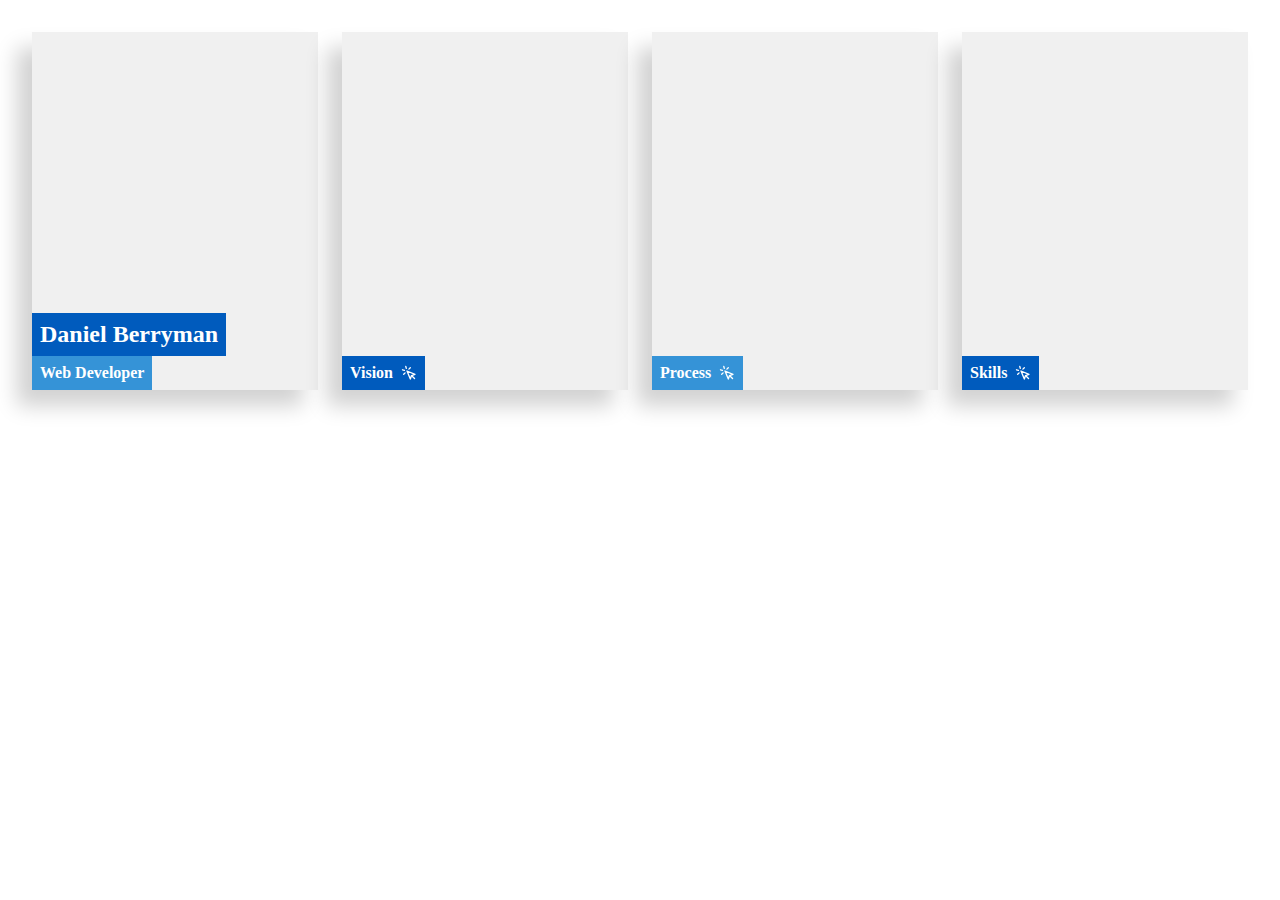
<file: index.html>
<!DOCTYPE html><html lang="en"><head><meta charSet="utf-8"/><meta name="viewport" content="width=device-width, initial-scale=1"/><link rel="stylesheet" href="./_next/static/css/a2fe316cdd23b4ed.css" data-precedence="next"/><link rel="stylesheet" href="./_next/static/css/193a668affdd712a.css" data-precedence="next"/><link rel="stylesheet" href="./_next/static/css/342af4487316c58b.css" data-precedence="next"/><link rel="preload" as="script" fetchPriority="low" href="./_next/static/chunks/webpack-74b28a8425199af4.js"/><script src="./_next/static/chunks/4bd1b696-7222c2acdd121abc.js" async=""></script><script src="./_next/static/chunks/517-86a04fe4a795f563.js" async=""></script><script src="./_next/static/chunks/main-app-683ddada5cc1ad13.js" async=""></script><script src="./_next/static/chunks/59650de3-23bc7f8c00adff0d.js" async=""></script><script src="./_next/static/chunks/app/page-3fa47446b617acf2.js" async=""></script><title>Create Next App</title><meta name="description" content="Generated by create next app"/><link rel="icon" href="/favicon.ico" type="image/x-icon" sizes="16x16"/><script src="./_next/static/chunks/polyfills-42372ed130431b0a.js" noModule=""></script></head><body style="padding-bottom:1.35rem"><div><div id="t1vis" style="visibility:hidden;opacity:0"><div id="t1topwrap" class="TopWrapper_container__6ULJx"><div class="Grid12_container__2T3rS"><div class="GridItem_container__IJ91L GridItem4_container__s1ZwA"><a><div class="CardOne_container__ZiW6B" style="background-image:url(https://web-builder-9b217ad99626.herokuapp.com/public/images/daniel_small_headshot.jpg);background-size:cover;background-position:center"><div class="CardContentStyle_container__hmKpi CardContentStyle_bottom_left_with_logo__HpkkT"><h1 style="color:white;font-weight:bold;font-family:Palatino;background-color:#005bbd;display:flex;align-items:center;margin:0;padding:.5rem"><span>Daniel Berryman<br/></span></h1><h2 style="color:white;font-weight:bold;font-family:Palatino;font-size:1rem;background-color:#3593D7;margin:0;padding:.5rem"><span>Web Developer<br/></span></h2></div></div></a></div><div class="GridItem_container__IJ91L GridItem4_container__s1ZwA"><a><div class="CardOne_container__ZiW6B" style="background-image:url(https://web-builder-9b217ad99626.herokuapp.com/vision.webp);background-size:cover;background-position:center"><div class="CardContentStyle_container__hmKpi CardContentStyle_bottom_left_with_logo__HpkkT"><h1 style="color:white;font-weight:bold;font-family:Palatino;font-size:1rem;background-color:#005bbd;display:flex;align-items:center;margin:0;padding:.5rem"><span>Vision<br/></span><svg stroke="currentColor" fill="none" stroke-width="2" viewBox="0 0 24 24" stroke-linecap="round" stroke-linejoin="round" style="font-size:1rem;margin-left:.5rem" height="1em" width="1em" xmlns="http://www.w3.org/2000/svg"><path d="m9 9 5 12 1.774-5.226L21 14 9 9z"></path><path d="m16.071 16.071 4.243 4.243"></path><path d="m7.188 2.239.777 2.897M5.136 7.965l-2.898-.777M13.95 4.05l-2.122 2.122m-5.657 5.656-2.12 2.122"></path></svg></h1></div></div></a></div><div class="GridItem_container__IJ91L GridItem4_container__s1ZwA"><a><div class="CardOne_container__ZiW6B" style="background-image:url(https://web-builder-9b217ad99626.herokuapp.com/process.webp);background-size:cover;background-position:center"><div class="CardContentStyle_container__hmKpi CardContentStyle_bottom_left_with_logo__HpkkT"><h1 style="color:white;font-weight:bold;font-family:Palatino;font-size:1rem;background-color:#3593D7;display:flex;align-items:center;margin:0;padding:.5rem"><span>Process<br/></span><svg stroke="currentColor" fill="none" stroke-width="2" viewBox="0 0 24 24" stroke-linecap="round" stroke-linejoin="round" style="font-size:1rem;margin-left:.5rem" height="1em" width="1em" xmlns="http://www.w3.org/2000/svg"><path d="m9 9 5 12 1.774-5.226L21 14 9 9z"></path><path d="m16.071 16.071 4.243 4.243"></path><path d="m7.188 2.239.777 2.897M5.136 7.965l-2.898-.777M13.95 4.05l-2.122 2.122m-5.657 5.656-2.12 2.122"></path></svg></h1></div></div></a></div><div class="GridItem_container__IJ91L GridItem4_container__s1ZwA"><a><div class="CardOne_container__ZiW6B" style="background-image:url(https://web-builder-9b217ad99626.herokuapp.com/skills.webp);background-size:cover;background-position:center"><div class="CardContentStyle_container__hmKpi CardContentStyle_bottom_left_with_logo__HpkkT"><h1 style="color:white;font-weight:bold;font-family:Palatino;font-size:1rem;background-color:#005bbd;display:flex;align-items:center;margin:0;padding:.5rem"><span>Skills<br/></span><svg stroke="currentColor" fill="none" stroke-width="2" viewBox="0 0 24 24" stroke-linecap="round" stroke-linejoin="round" style="font-size:1rem;margin-left:.5rem" height="1em" width="1em" xmlns="http://www.w3.org/2000/svg"><path d="m9 9 5 12 1.774-5.226L21 14 9 9z"></path><path d="m16.071 16.071 4.243 4.243"></path><path d="m7.188 2.239.777 2.897M5.136 7.965l-2.898-.777M13.95 4.05l-2.122 2.122m-5.657 5.656-2.12 2.122"></path></svg></h1></div></div></a></div></div></div></div></div><script src="./_next/static/chunks/webpack-74b28a8425199af4.js" async=""></script><script>(self.__next_f=self.__next_f||[]).push([0])</script><script>self.__next_f.push([1,"4:\"$Sreact.fragment\"\n5:I[5244,[],\"\"]\n6:I[3866,[],\"\"]\n8:I[6213,[],\"OutletBoundary\"]\na:I[6213,[],\"MetadataBoundary\"]\nc:I[6213,[],\"ViewportBoundary\"]\ne:I[4835,[],\"\"]\n1:HL[\"./_next/static/css/a2fe316cdd23b4ed.css\",\"style\"]\n2:HL[\"./_next/static/css/193a668affdd712a.css\",\"style\"]\n3:HL[\"./_next/static/css/342af4487316c58b.css\",\"style\"]\n"])</script><script>self.__next_f.push([1,"0:{\"P\":null,\"b\":\"FVLpPgNM8mpIu7EC65FGd\",\"p\":\".\",\"c\":[\"\",\"\"],\"i\":false,\"f\":[[[\"\",{\"children\":[\"__PAGE__\",{}]},\"$undefined\",\"$undefined\",true],[\"\",[\"$\",\"$4\",\"c\",{\"children\":[[[\"$\",\"link\",\"0\",{\"rel\":\"stylesheet\",\"href\":\"./_next/static/css/a2fe316cdd23b4ed.css\",\"precedence\":\"next\",\"crossOrigin\":\"$undefined\",\"nonce\":\"$undefined\"}]],[\"$\",\"html\",null,{\"lang\":\"en\",\"children\":[\"$\",\"body\",null,{\"style\":{\"paddingBottom\":\"1.35rem\"},\"children\":[\"$\",\"$L5\",null,{\"parallelRouterKey\":\"children\",\"segmentPath\":[\"children\"],\"error\":\"$undefined\",\"errorStyles\":\"$undefined\",\"errorScripts\":\"$undefined\",\"template\":[\"$\",\"$L6\",null,{}],\"templateStyles\":\"$undefined\",\"templateScripts\":\"$undefined\",\"notFound\":[[\"$\",\"title\",null,{\"children\":\"404: This page could not be found.\"}],[\"$\",\"div\",null,{\"style\":{\"fontFamily\":\"system-ui,\\\"Segoe UI\\\",Roboto,Helvetica,Arial,sans-serif,\\\"Apple Color Emoji\\\",\\\"Segoe UI Emoji\\\"\",\"height\":\"100vh\",\"textAlign\":\"center\",\"display\":\"flex\",\"flexDirection\":\"column\",\"alignItems\":\"center\",\"justifyContent\":\"center\"},\"children\":[\"$\",\"div\",null,{\"children\":[[\"$\",\"style\",null,{\"dangerouslySetInnerHTML\":{\"__html\":\"body{color:#000;background:#fff;margin:0}.next-error-h1{border-right:1px solid rgba(0,0,0,.3)}@media (prefers-color-scheme:dark){body{color:#fff;background:#000}.next-error-h1{border-right:1px solid rgba(255,255,255,.3)}}\"}}],[\"$\",\"h1\",null,{\"className\":\"next-error-h1\",\"style\":{\"display\":\"inline-block\",\"margin\":\"0 20px 0 0\",\"padding\":\"0 23px 0 0\",\"fontSize\":24,\"fontWeight\":500,\"verticalAlign\":\"top\",\"lineHeight\":\"49px\"},\"children\":\"404\"}],[\"$\",\"div\",null,{\"style\":{\"display\":\"inline-block\"},\"children\":[\"$\",\"h2\",null,{\"style\":{\"fontSize\":14,\"fontWeight\":400,\"lineHeight\":\"49px\",\"margin\":0},\"children\":\"This page could not be found.\"}]}]]}]}]],\"notFoundStyles\":[]}]}]}]]}],{\"children\":[\"__PAGE__\",[\"$\",\"$4\",\"c\",{\"children\":[\"$L7\",[[\"$\",\"link\",\"0\",{\"rel\":\"stylesheet\",\"href\":\"./_next/static/css/193a668affdd712a.css\",\"precedence\":\"next\",\"crossOrigin\":\"$undefined\",\"nonce\":\"$undefined\"}],[\"$\",\"link\",\"1\",{\"rel\":\"stylesheet\",\"href\":\"./_next/static/css/342af4487316c58b.css\",\"precedence\":\"next\",\"crossOrigin\":\"$undefined\",\"nonce\":\"$undefined\"}]],[\"$\",\"$L8\",null,{\"children\":\"$L9\"}]]}],{},null]},null],[\"$\",\"$4\",\"h\",{\"children\":[null,[\"$\",\"$4\",\"ci2pW5Ja65THuN795wb_h\",{\"children\":[[\"$\",\"$La\",null,{\"children\":\"$Lb\"}],[\"$\",\"$Lc\",null,{\"children\":\"$Ld\"}],null]}]]}]]],\"m\":\"$undefined\",\"G\":[\"$e\",\"$undefined\"],\"s\":false,\"S\":true}\n"])</script><script>self.__next_f.push([1,"f:I[2119,[\"150\",\"static/chunks/59650de3-23bc7f8c00adff0d.js\",\"974\",\"static/chunks/app/page-3fa47446b617acf2.js\"],\"default\"]\n"])</script><script>self.__next_f.push([1,"7:[\"$\",\"div\",null,{\"className\":\"$undefined\",\"children\":[\"$\",\"$Lf\",null,{\"config\":{\"name\":\"danielberryman\",\"title\":\"Daniel Berryman\",\"fadeIn\":true,\"icon\":\"https://web-builder-9b217ad99626.herokuapp.com/public/images/favicon.ico\",\"template\":1,\"properties\":{\"components\":{\"cards\":[{\"slug\":\"danielberryman\",\"type\":\"card-one\",\"contentType\":\"card-content-one\",\"contentStyleType\":\"bottom_left_with_logo\",\"title\":{\"lines\":[\"Daniel Berryman\"],\"styles\":{\"color\":\"white\",\"fontWeight\":\"bold\",\"fontFamily\":\"Palatino\",\"backgroundColor\":\"#005bbd\"}},\"subtitle\":{\"lines\":[\"Web Developer\"],\"styles\":{\"color\":\"white\",\"fontWeight\":\"bold\",\"fontFamily\":\"Palatino\",\"fontSize\":\"1rem\",\"backgroundColor\":\"#3593D7\"}},\"bgColor\":\"\",\"bgImg\":\"https://web-builder-9b217ad99626.herokuapp.com/public/images/daniel_small_headshot.jpg\"},{\"slug\":\"vision\",\"type\":\"card-one\",\"contentType\":\"card-content-one\",\"contentStyleType\":\"bottom_left_with_logo\",\"title\":{\"lines\":[\"Vision\"],\"styles\":{\"color\":\"white\",\"fontWeight\":\"bold\",\"fontFamily\":\"Palatino\",\"fontSize\":\"1rem\",\"backgroundColor\":\"#005bbd\"},\"icon\":\"lu_mouse_pointer_click\"},\"subtitle\":{\"lines\":[],\"styles\":{\"color\":\"white\",\"fontWeight\":\"bold\",\"fontFamily\":\"Palatino\",\"backgroundColor\":\"#CE3434\"}},\"bgColor\":\"\",\"bgImg\":\"https://web-builder-9b217ad99626.herokuapp.com/vision.webp\"},{\"slug\":\"process\",\"type\":\"card-one\",\"contentType\":\"card-content-one\",\"contentStyleType\":\"bottom_left_with_logo\",\"title\":{\"lines\":[\"Process\"],\"styles\":{\"color\":\"white\",\"fontWeight\":\"bold\",\"fontFamily\":\"Palatino\",\"fontSize\":\"1rem\",\"backgroundColor\":\"#3593D7\"},\"icon\":\"lu_mouse_pointer_click\"},\"subtitle\":{\"lines\":[],\"styles\":{\"display\":\"flex\",\"color\":\"white\",\"fontWeight\":\"bold\",\"fontFamily\":\"Palatino\"}},\"bgColor\":\"\",\"bgImg\":\"https://web-builder-9b217ad99626.herokuapp.com/process.webp\"},{\"slug\":\"skills\",\"type\":\"card-one\",\"contentType\":\"card-content-one\",\"contentStyleType\":\"bottom_left_with_logo\",\"title\":{\"lines\":[\"Skills\"],\"styles\":{\"color\":\"white\",\"fontWeight\":\"bold\",\"fontFamily\":\"Palatino\",\"fontSize\":\"1rem\",\"backgroundColor\":\"#005bbd\"},\"icon\":\"lu_mouse_pointer_click\"},\"subtitle\":{\"lines\":[],\"styles\":{\"color\":\"white\",\"fontWeight\":\"bold\",\"fontFamily\":\"Palatino\",\"backgroundColor\":\"#E5683A\"}},\"bgColor\":\"\",\"bgImg\":\"https://web-builder-9b217ad99626.herokuapp.com/skills.webp\"}]}}}}]}]\n"])</script><script>self.__next_f.push([1,"d:[[\"$\",\"meta\",\"0\",{\"name\":\"viewport\",\"content\":\"width=device-width, initial-scale=1\"}]]\nb:[[\"$\",\"meta\",\"0\",{\"charSet\":\"utf-8\"}],[\"$\",\"title\",\"1\",{\"children\":\"Create Next App\"}],[\"$\",\"meta\",\"2\",{\"name\":\"description\",\"content\":\"Generated by create next app\"}],[\"$\",\"link\",\"3\",{\"rel\":\"icon\",\"href\":\"/favicon.ico\",\"type\":\"image/x-icon\",\"sizes\":\"16x16\"}]]\n"])</script><script>self.__next_f.push([1,"9:null\n"])</script></body></html>
</file>
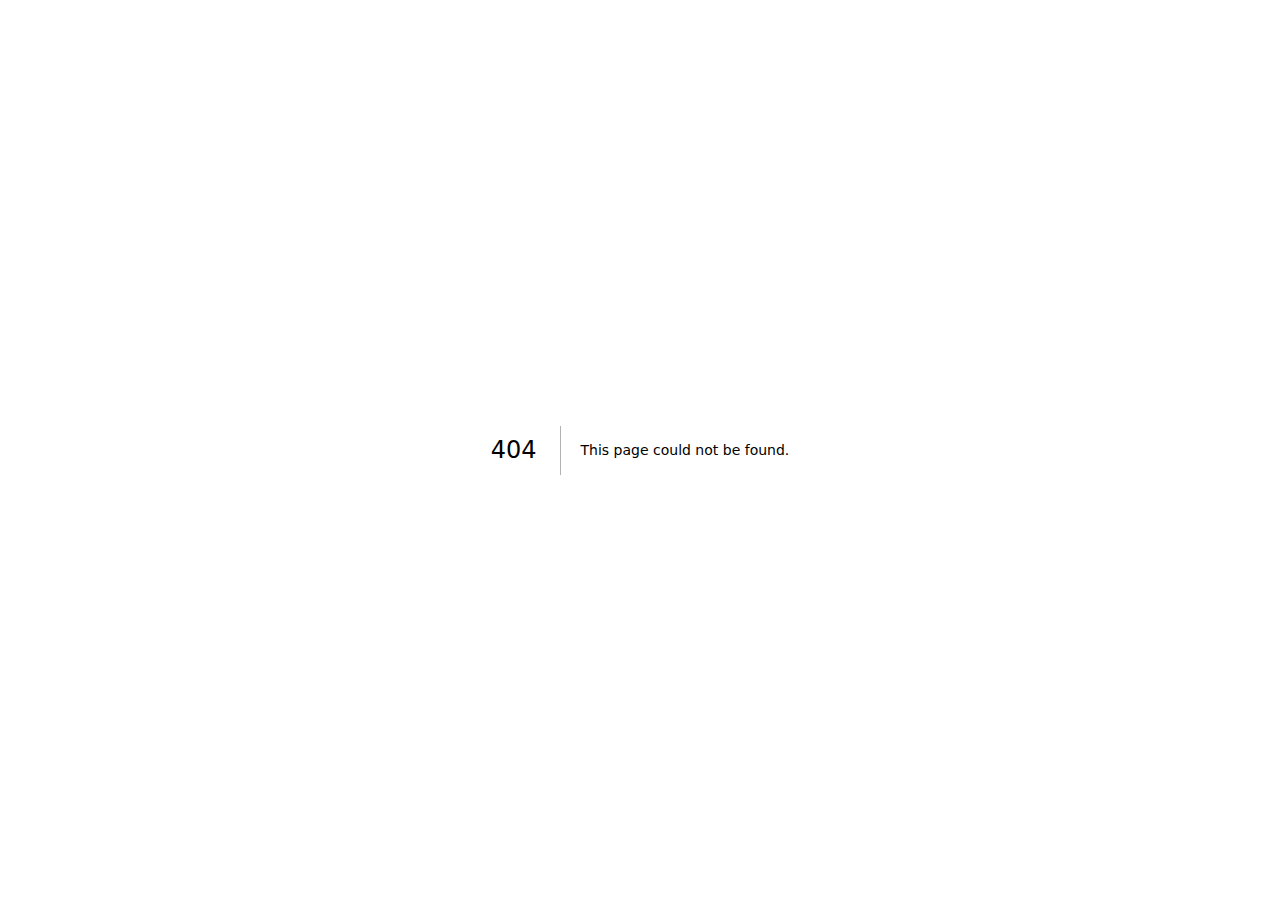
<file: 404/index.html>
<!DOCTYPE html><html lang="en"><head><meta charSet="utf-8"/><meta name="viewport" content="width=device-width, initial-scale=1"/><link rel="stylesheet" href="/_next/static/css/a2fe316cdd23b4ed.css" data-precedence="next"/><link rel="preload" as="script" fetchPriority="low" href="/_next/static/chunks/webpack-258e57538e89b830.js"/><script src="/_next/static/chunks/4bd1b696-7222c2acdd121abc.js" async=""></script><script src="/_next/static/chunks/517-86a04fe4a795f563.js" async=""></script><script src="/_next/static/chunks/main-app-683ddada5cc1ad13.js" async=""></script><meta name="robots" content="noindex"/><title>404: This page could not be found.</title><title>Create Next App</title><meta name="description" content="Generated by create next app"/><script src="/_next/static/chunks/polyfills-42372ed130431b0a.js" noModule=""></script></head><body style="padding-bottom:1.35rem"><div style="font-family:system-ui,&quot;Segoe UI&quot;,Roboto,Helvetica,Arial,sans-serif,&quot;Apple Color Emoji&quot;,&quot;Segoe UI Emoji&quot;;height:100vh;text-align:center;display:flex;flex-direction:column;align-items:center;justify-content:center"><div><style>body{color:#000;background:#fff;margin:0}.next-error-h1{border-right:1px solid rgba(0,0,0,.3)}@media (prefers-color-scheme:dark){body{color:#fff;background:#000}.next-error-h1{border-right:1px solid rgba(255,255,255,.3)}}</style><h1 class="next-error-h1" style="display:inline-block;margin:0 20px 0 0;padding:0 23px 0 0;font-size:24px;font-weight:500;vertical-align:top;line-height:49px">404</h1><div style="display:inline-block"><h2 style="font-size:14px;font-weight:400;line-height:49px;margin:0">This page could not be found.</h2></div></div></div><script src="/_next/static/chunks/webpack-258e57538e89b830.js" async=""></script><script>(self.__next_f=self.__next_f||[]).push([0])</script><script>self.__next_f.push([1,"2:\"$Sreact.fragment\"\n3:I[5244,[],\"\"]\n4:I[3866,[],\"\"]\n5:I[6213,[],\"OutletBoundary\"]\n7:I[6213,[],\"MetadataBoundary\"]\n9:I[6213,[],\"ViewportBoundary\"]\nb:I[4835,[],\"\"]\n1:HL[\"/_next/static/css/a2fe316cdd23b4ed.css\",\"style\"]\n"])</script><script>self.__next_f.push([1,"0:{\"P\":null,\"b\":\"RR0mBu4fwZpMET2HHixhj\",\"p\":\"\",\"c\":[\"\",\"_not-found\",\"\"],\"i\":false,\"f\":[[[\"\",{\"children\":[\"/_not-found\",{\"children\":[\"__PAGE__\",{}]}]},\"$undefined\",\"$undefined\",true],[\"\",[\"$\",\"$2\",\"c\",{\"children\":[[[\"$\",\"link\",\"0\",{\"rel\":\"stylesheet\",\"href\":\"/_next/static/css/a2fe316cdd23b4ed.css\",\"precedence\":\"next\",\"crossOrigin\":\"$undefined\",\"nonce\":\"$undefined\"}]],[\"$\",\"html\",null,{\"lang\":\"en\",\"children\":[\"$\",\"body\",null,{\"style\":{\"paddingBottom\":\"1.35rem\"},\"children\":[\"$\",\"$L3\",null,{\"parallelRouterKey\":\"children\",\"segmentPath\":[\"children\"],\"error\":\"$undefined\",\"errorStyles\":\"$undefined\",\"errorScripts\":\"$undefined\",\"template\":[\"$\",\"$L4\",null,{}],\"templateStyles\":\"$undefined\",\"templateScripts\":\"$undefined\",\"notFound\":[[\"$\",\"title\",null,{\"children\":\"404: This page could not be found.\"}],[\"$\",\"div\",null,{\"style\":{\"fontFamily\":\"system-ui,\\\"Segoe UI\\\",Roboto,Helvetica,Arial,sans-serif,\\\"Apple Color Emoji\\\",\\\"Segoe UI Emoji\\\"\",\"height\":\"100vh\",\"textAlign\":\"center\",\"display\":\"flex\",\"flexDirection\":\"column\",\"alignItems\":\"center\",\"justifyContent\":\"center\"},\"children\":[\"$\",\"div\",null,{\"children\":[[\"$\",\"style\",null,{\"dangerouslySetInnerHTML\":{\"__html\":\"body{color:#000;background:#fff;margin:0}.next-error-h1{border-right:1px solid rgba(0,0,0,.3)}@media (prefers-color-scheme:dark){body{color:#fff;background:#000}.next-error-h1{border-right:1px solid rgba(255,255,255,.3)}}\"}}],[\"$\",\"h1\",null,{\"className\":\"next-error-h1\",\"style\":{\"display\":\"inline-block\",\"margin\":\"0 20px 0 0\",\"padding\":\"0 23px 0 0\",\"fontSize\":24,\"fontWeight\":500,\"verticalAlign\":\"top\",\"lineHeight\":\"49px\"},\"children\":\"404\"}],[\"$\",\"div\",null,{\"style\":{\"display\":\"inline-block\"},\"children\":[\"$\",\"h2\",null,{\"style\":{\"fontSize\":14,\"fontWeight\":400,\"lineHeight\":\"49px\",\"margin\":0},\"children\":\"This page could not be found.\"}]}]]}]}]],\"notFoundStyles\":[]}]}]}]]}],{\"children\":[\"/_not-found\",[\"$\",\"$2\",\"c\",{\"children\":[null,[\"$\",\"$L3\",null,{\"parallelRouterKey\":\"children\",\"segmentPath\":[\"children\",\"/_not-found\",\"children\"],\"error\":\"$undefined\",\"errorStyles\":\"$undefined\",\"errorScripts\":\"$undefined\",\"template\":[\"$\",\"$L4\",null,{}],\"templateStyles\":\"$undefined\",\"templateScripts\":\"$undefined\",\"notFound\":\"$undefined\",\"notFoundStyles\":\"$undefined\"}]]}],{\"children\":[\"__PAGE__\",[\"$\",\"$2\",\"c\",{\"children\":[[[\"$\",\"title\",null,{\"children\":\"404: This page could not be found.\"}],[\"$\",\"div\",null,{\"style\":\"$0:f:0:1:1:props:children:1:props:children:props:children:props:notFound:1:props:style\",\"children\":[\"$\",\"div\",null,{\"children\":[[\"$\",\"style\",null,{\"dangerouslySetInnerHTML\":{\"__html\":\"body{color:#000;background:#fff;margin:0}.next-error-h1{border-right:1px solid rgba(0,0,0,.3)}@media (prefers-color-scheme:dark){body{color:#fff;background:#000}.next-error-h1{border-right:1px solid rgba(255,255,255,.3)}}\"}}],[\"$\",\"h1\",null,{\"className\":\"next-error-h1\",\"style\":\"$0:f:0:1:1:props:children:1:props:children:props:children:props:notFound:1:props:children:props:children:1:props:style\",\"children\":\"404\"}],[\"$\",\"div\",null,{\"style\":\"$0:f:0:1:1:props:children:1:props:children:props:children:props:notFound:1:props:children:props:children:2:props:style\",\"children\":[\"$\",\"h2\",null,{\"style\":\"$0:f:0:1:1:props:children:1:props:children:props:children:props:notFound:1:props:children:props:children:2:props:children:props:style\",\"children\":\"This page could not be found.\"}]}]]}]}]],null,[\"$\",\"$L5\",null,{\"children\":\"$L6\"}]]}],{},null]},null]},null],[\"$\",\"$2\",\"h\",{\"children\":[[\"$\",\"meta\",null,{\"name\":\"robots\",\"content\":\"noindex\"}],[\"$\",\"$2\",\"kSKYJSYSXOaQVuqgiUrP6\",{\"children\":[[\"$\",\"$L7\",null,{\"children\":\"$L8\"}],[\"$\",\"$L9\",null,{\"children\":\"$La\"}],null]}]]}]]],\"m\":\"$undefined\",\"G\":[\"$b\",\"$undefined\"],\"s\":false,\"S\":true}\n"])</script><script>self.__next_f.push([1,"a:[[\"$\",\"meta\",\"0\",{\"name\":\"viewport\",\"content\":\"width=device-width, initial-scale=1\"}]]\n8:[[\"$\",\"meta\",\"0\",{\"charSet\":\"utf-8\"}],[\"$\",\"title\",\"1\",{\"children\":\"Create Next App\"}],[\"$\",\"meta\",\"2\",{\"name\":\"description\",\"content\":\"Generated by create next app\"}]]\n"])</script><script>self.__next_f.push([1,"6:null\n"])</script></body></html>
</file>
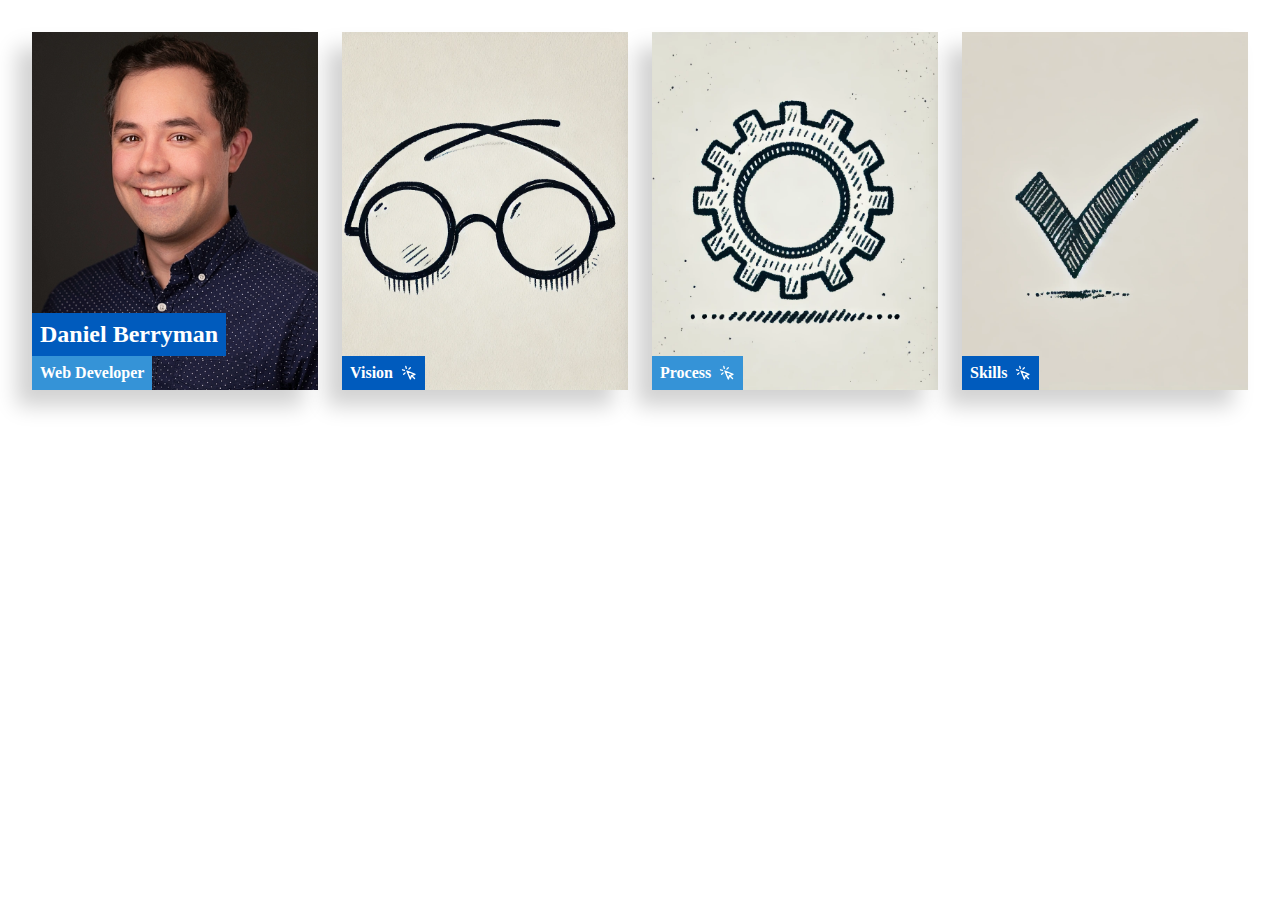
<file: config-123/index.html>
<!DOCTYPE html><html lang="en"><head><meta charSet="utf-8"/><meta name="viewport" content="width=device-width, initial-scale=1"/><link rel="stylesheet" href="/_next/static/css/a2fe316cdd23b4ed.css" data-precedence="next"/><link rel="stylesheet" href="/_next/static/css/193a668affdd712a.css" data-precedence="next"/><link rel="stylesheet" href="/_next/static/css/342af4487316c58b.css" data-precedence="next"/><link rel="preload" as="script" fetchPriority="low" href="/_next/static/chunks/webpack-c6adca2c1a6c24c0.js"/><script src="/_next/static/chunks/4bd1b696-7222c2acdd121abc.js" async=""></script><script src="/_next/static/chunks/517-86a04fe4a795f563.js" async=""></script><script src="/_next/static/chunks/main-app-683ddada5cc1ad13.js" async=""></script><script src="/_next/static/chunks/59650de3-23bc7f8c00adff0d.js" async=""></script><script src="/_next/static/chunks/app/page-3fa47446b617acf2.js" async=""></script><title>Create Next App</title><meta name="description" content="Generated by create next app"/><link rel="icon" href="/favicon.ico" type="image/x-icon" sizes="16x16"/><script src="/_next/static/chunks/polyfills-42372ed130431b0a.js" noModule=""></script></head><body style="padding-bottom:1.35rem"><div><div id="t1vis" style="visibility:hidden;opacity:0"><div id="t1topwrap" class="TopWrapper_container__6ULJx"><div class="Grid12_container__2T3rS"><div class="GridItem_container__IJ91L GridItem4_container__s1ZwA"><a><div class="CardOne_container__ZiW6B" style="background-image:url(daniel_small_headshot.jpg);background-size:cover;background-position:center"><div class="CardContentStyle_container__hmKpi CardContentStyle_bottom_left_with_logo__HpkkT"><h1 style="color:white;font-weight:bold;font-family:Palatino;background-color:#005bbd;display:flex;align-items:center;margin:0;padding:.5rem"><span>Daniel Berryman<br/></span></h1><h2 style="color:white;font-weight:bold;font-family:Palatino;font-size:1rem;background-color:#3593D7;margin:0;padding:.5rem"><span>Web Developer<br/></span></h2></div></div></a></div><div class="GridItem_container__IJ91L GridItem4_container__s1ZwA"><a><div class="CardOne_container__ZiW6B" style="background-image:url(vision.webp);background-size:cover;background-position:center"><div class="CardContentStyle_container__hmKpi CardContentStyle_bottom_left_with_logo__HpkkT"><h1 style="color:white;font-weight:bold;font-family:Palatino;font-size:1rem;background-color:#005bbd;display:flex;align-items:center;margin:0;padding:.5rem"><span>Vision<br/></span><svg stroke="currentColor" fill="none" stroke-width="2" viewBox="0 0 24 24" stroke-linecap="round" stroke-linejoin="round" style="font-size:1rem;margin-left:.5rem" height="1em" width="1em" xmlns="http://www.w3.org/2000/svg"><path d="m9 9 5 12 1.774-5.226L21 14 9 9z"></path><path d="m16.071 16.071 4.243 4.243"></path><path d="m7.188 2.239.777 2.897M5.136 7.965l-2.898-.777M13.95 4.05l-2.122 2.122m-5.657 5.656-2.12 2.122"></path></svg></h1></div></div></a></div><div class="GridItem_container__IJ91L GridItem4_container__s1ZwA"><a><div class="CardOne_container__ZiW6B" style="background-image:url(process.webp);background-size:cover;background-position:center"><div class="CardContentStyle_container__hmKpi CardContentStyle_bottom_left_with_logo__HpkkT"><h1 style="color:white;font-weight:bold;font-family:Palatino;font-size:1rem;background-color:#3593D7;display:flex;align-items:center;margin:0;padding:.5rem"><span>Process<br/></span><svg stroke="currentColor" fill="none" stroke-width="2" viewBox="0 0 24 24" stroke-linecap="round" stroke-linejoin="round" style="font-size:1rem;margin-left:.5rem" height="1em" width="1em" xmlns="http://www.w3.org/2000/svg"><path d="m9 9 5 12 1.774-5.226L21 14 9 9z"></path><path d="m16.071 16.071 4.243 4.243"></path><path d="m7.188 2.239.777 2.897M5.136 7.965l-2.898-.777M13.95 4.05l-2.122 2.122m-5.657 5.656-2.12 2.122"></path></svg></h1></div></div></a></div><div class="GridItem_container__IJ91L GridItem4_container__s1ZwA"><a><div class="CardOne_container__ZiW6B" style="background-image:url(skills.webp);background-size:cover;background-position:center"><div class="CardContentStyle_container__hmKpi CardContentStyle_bottom_left_with_logo__HpkkT"><h1 style="color:white;font-weight:bold;font-family:Palatino;font-size:1rem;background-color:#005bbd;display:flex;align-items:center;margin:0;padding:.5rem"><span>Skills<br/></span><svg stroke="currentColor" fill="none" stroke-width="2" viewBox="0 0 24 24" stroke-linecap="round" stroke-linejoin="round" style="font-size:1rem;margin-left:.5rem" height="1em" width="1em" xmlns="http://www.w3.org/2000/svg"><path d="m9 9 5 12 1.774-5.226L21 14 9 9z"></path><path d="m16.071 16.071 4.243 4.243"></path><path d="m7.188 2.239.777 2.897M5.136 7.965l-2.898-.777M13.95 4.05l-2.122 2.122m-5.657 5.656-2.12 2.122"></path></svg></h1></div></div></a></div></div></div></div></div><script src="/_next/static/chunks/webpack-c6adca2c1a6c24c0.js" async=""></script><script>(self.__next_f=self.__next_f||[]).push([0])</script><script>self.__next_f.push([1,"4:\"$Sreact.fragment\"\n5:I[5244,[],\"\"]\n6:I[3866,[],\"\"]\n8:I[6213,[],\"OutletBoundary\"]\na:I[6213,[],\"MetadataBoundary\"]\nc:I[6213,[],\"ViewportBoundary\"]\ne:I[4835,[],\"\"]\n1:HL[\"/_next/static/css/a2fe316cdd23b4ed.css\",\"style\"]\n2:HL[\"/_next/static/css/193a668affdd712a.css\",\"style\"]\n3:HL[\"/_next/static/css/342af4487316c58b.css\",\"style\"]\n"])</script><script>self.__next_f.push([1,"0:{\"P\":null,\"b\":\"UDF7s3MDcrfewItp8kt0z\",\"p\":\"\",\"c\":[\"\",\"\"],\"i\":false,\"f\":[[[\"\",{\"children\":[\"__PAGE__\",{}]},\"$undefined\",\"$undefined\",true],[\"\",[\"$\",\"$4\",\"c\",{\"children\":[[[\"$\",\"link\",\"0\",{\"rel\":\"stylesheet\",\"href\":\"/_next/static/css/a2fe316cdd23b4ed.css\",\"precedence\":\"next\",\"crossOrigin\":\"$undefined\",\"nonce\":\"$undefined\"}]],[\"$\",\"html\",null,{\"lang\":\"en\",\"children\":[\"$\",\"body\",null,{\"style\":{\"paddingBottom\":\"1.35rem\"},\"children\":[\"$\",\"$L5\",null,{\"parallelRouterKey\":\"children\",\"segmentPath\":[\"children\"],\"error\":\"$undefined\",\"errorStyles\":\"$undefined\",\"errorScripts\":\"$undefined\",\"template\":[\"$\",\"$L6\",null,{}],\"templateStyles\":\"$undefined\",\"templateScripts\":\"$undefined\",\"notFound\":[[\"$\",\"title\",null,{\"children\":\"404: This page could not be found.\"}],[\"$\",\"div\",null,{\"style\":{\"fontFamily\":\"system-ui,\\\"Segoe UI\\\",Roboto,Helvetica,Arial,sans-serif,\\\"Apple Color Emoji\\\",\\\"Segoe UI Emoji\\\"\",\"height\":\"100vh\",\"textAlign\":\"center\",\"display\":\"flex\",\"flexDirection\":\"column\",\"alignItems\":\"center\",\"justifyContent\":\"center\"},\"children\":[\"$\",\"div\",null,{\"children\":[[\"$\",\"style\",null,{\"dangerouslySetInnerHTML\":{\"__html\":\"body{color:#000;background:#fff;margin:0}.next-error-h1{border-right:1px solid rgba(0,0,0,.3)}@media (prefers-color-scheme:dark){body{color:#fff;background:#000}.next-error-h1{border-right:1px solid rgba(255,255,255,.3)}}\"}}],[\"$\",\"h1\",null,{\"className\":\"next-error-h1\",\"style\":{\"display\":\"inline-block\",\"margin\":\"0 20px 0 0\",\"padding\":\"0 23px 0 0\",\"fontSize\":24,\"fontWeight\":500,\"verticalAlign\":\"top\",\"lineHeight\":\"49px\"},\"children\":\"404\"}],[\"$\",\"div\",null,{\"style\":{\"display\":\"inline-block\"},\"children\":[\"$\",\"h2\",null,{\"style\":{\"fontSize\":14,\"fontWeight\":400,\"lineHeight\":\"49px\",\"margin\":0},\"children\":\"This page could not be found.\"}]}]]}]}]],\"notFoundStyles\":[]}]}]}]]}],{\"children\":[\"__PAGE__\",[\"$\",\"$4\",\"c\",{\"children\":[\"$L7\",[[\"$\",\"link\",\"0\",{\"rel\":\"stylesheet\",\"href\":\"/_next/static/css/193a668affdd712a.css\",\"precedence\":\"next\",\"crossOrigin\":\"$undefined\",\"nonce\":\"$undefined\"}],[\"$\",\"link\",\"1\",{\"rel\":\"stylesheet\",\"href\":\"/_next/static/css/342af4487316c58b.css\",\"precedence\":\"next\",\"crossOrigin\":\"$undefined\",\"nonce\":\"$undefined\"}]],[\"$\",\"$L8\",null,{\"children\":\"$L9\"}]]}],{},null]},null],[\"$\",\"$4\",\"h\",{\"children\":[null,[\"$\",\"$4\",\"i0-9heO_XD3gjgqNADO_O\",{\"children\":[[\"$\",\"$La\",null,{\"children\":\"$Lb\"}],[\"$\",\"$Lc\",null,{\"children\":\"$Ld\"}],null]}]]}]]],\"m\":\"$undefined\",\"G\":[\"$e\",\"$undefined\"],\"s\":false,\"S\":true}\n"])</script><script>self.__next_f.push([1,"f:I[2119,[\"150\",\"static/chunks/59650de3-23bc7f8c00adff0d.js\",\"974\",\"static/chunks/app/page-3fa47446b617acf2.js\"],\"default\"]\n"])</script><script>self.__next_f.push([1,"7:[\"$\",\"div\",null,{\"className\":\"$undefined\",\"children\":[\"$\",\"$Lf\",null,{\"config\":{\"name\":\"danielberryman\",\"title\":\"Daniel Berryman\",\"fadeIn\":true,\"icon\":\"https://web-builder-9b217ad99626.herokuapp.com/public/images/favicon.ico\",\"template\":1,\"properties\":{\"components\":{\"cards\":[{\"slug\":\"danielberryman\",\"type\":\"card-one\",\"contentType\":\"card-content-one\",\"contentStyleType\":\"bottom_left_with_logo\",\"title\":{\"lines\":[\"Daniel Berryman\"],\"styles\":{\"color\":\"white\",\"fontWeight\":\"bold\",\"fontFamily\":\"Palatino\",\"backgroundColor\":\"#005bbd\"}},\"subtitle\":{\"lines\":[\"Web Developer\"],\"styles\":{\"color\":\"white\",\"fontWeight\":\"bold\",\"fontFamily\":\"Palatino\",\"fontSize\":\"1rem\",\"backgroundColor\":\"#3593D7\"}},\"content\":{\"lines\":[\"Who knows who they are? Do you?\",\"I started my working life as a performer. I later discovered a love for the world wide web.\",\"You’re looking for a versatile, resourceful, solutions-driven professional who knows how to team up with you, see and learn your value propositions, and work diligently to execute on them.\",\"Hey! You found me :) I’m Daniel.\",\"I'm looking for a senior-level role on a team that joyfully embraces metrics. Beyond successfully completing work based on product requirements, I’m passionate about improving processes. Great teams evaluate themselves, discover their strengths and weaknesses, and strive to level-up.\",\"As a self-taught developer, at first, I didn’t see beyond requirements. On my first team at Herff Jones, I used the grit I earned in the performing arts to debug and support our suite of web products. Then, I moved to a frontend team organized around agile principles and, there, I started to understand the importance of consistent process evaluation.\",\"Most recently, as a Solutions Engineer at Marin Software, while successfully delivering requested custom solutions, I initiated and spearheaded projects to increase error log reporting, monitor operation scalability, and deliver internal tools designed to decrease manual code updates and manual routine script executions.\",\"I'm a unique hire. I'm fascinated by life and fueled by what's possible.\",\"What are you trying to make possible? I'd be curious to know. Let's connect.\"],\"styles\":{\"color\":\"white\",\"fontWeight\":\"regular\",\"fontFamily\":\"Palatino\",\"lineHeight\":\"1.5rem\"}},\"bgColor\":\"\",\"bgImg\":\"daniel_small_headshot.jpg\"},{\"slug\":\"vision\",\"type\":\"card-one\",\"contentType\":\"card-content-one\",\"contentStyleType\":\"bottom_left_with_logo\",\"title\":{\"lines\":[\"Vision\"],\"styles\":{\"color\":\"white\",\"fontWeight\":\"bold\",\"fontFamily\":\"Palatino\",\"fontSize\":\"1rem\",\"backgroundColor\":\"#005bbd\"},\"icon\":\"lu_mouse_pointer_click\"},\"subtitle\":{\"lines\":[],\"styles\":{\"color\":\"white\",\"fontWeight\":\"bold\",\"fontFamily\":\"Palatino\",\"backgroundColor\":\"#CE3434\"}},\"content\":{\"lines\":[\"My goal: Apply my ever-growing technical knowledge to a company's unique value proposition.\",\"Vision can make or break you. The tech field moves at lightning speed. When I read my goal statement above, it sometimes feels simplistic.\",\"It's not.\",\"1. If you don't understand the unique value proposition of the company you work for, then you don't understand the problem. To operate at a high level, you need a deep understanding of the game you're trying to win. Understanding the actual problem is half the battle.\",\"2. The second half of the battle is more obvious. Once you know the problem you want to solve, you need the technical prowess to solve it. But the \\\"problem\\\" with problems is that most of them have tons of possible solutions. You need to understand what tools are available, how to use them, and in which situations to apply them.\",\"These two concepts guide my work. What does that really look like? If you're interested in more details, check out my page on process.\"],\"styles\":{\"color\":\"white\",\"fontWeight\":\"100\",\"fontFamily\":\"Palatino\"}},\"bgColor\":\"\",\"bgImg\":\"vision.webp\"},{\"slug\":\"process\",\"type\":\"card-one\",\"contentType\":\"card-content-one\",\"contentStyleType\":\"bottom_left_with_logo\",\"title\":{\"lines\":[\"Process\"],\"styles\":{\"color\":\"white\",\"fontWeight\":\"bold\",\"fontFamily\":\"Palatino\",\"fontSize\":\"1rem\",\"backgroundColor\":\"#3593D7\"},\"icon\":\"lu_mouse_pointer_click\"},\"subtitle\":{\"lines\":[],\"styles\":{\"display\":\"flex\",\"color\":\"white\",\"fontWeight\":\"bold\",\"fontFamily\":\"Palatino\"}},\"content\":{\"lines\":[\"A process delivers exactly what it’s designed to deliver. A great process guarantees outstanding solutions and consistently delivers them.\",\"Does yours?\",\"How do you create that kind of process for yourself \u0026 your team?\",\"Here's my approach: Own the process. Prepare like crazy. Measure success. Iterate.\",\"Owning The Process: We've all heard the saying that we're our own worst enemy. To me, 'owning the process' means acknowledging that we, to a huge degree, are our own biggest obstacle. In a way, we're the problem! That sounds bad. I don't mean it like that. Acknowledging this invites us to admit what we don't know, ask question to learn, measure our performance, and keep iterating.\",\"Prepare Like Crazy: Once you identify the \\\"big\\\" problem, it breaks down into smaller and smaller problems. This isn't a new concept in science and tech but it’s fundamentally true. Then you prepare for each individual problem by asking as many questions as possible to define the problem in detail. There's nothing more important than this. Every software cycle should focus on refining this ability, for both individuals and teams, and, over time, further questioning should become rare. In fact, that's a great thing to measure.\",\"Measure success: Looking at ourselves in the mirror is tough. I’ve noticed that people tend to avoid this for a variety of reasons. Some are afraid they’ll fall short and face criticism, while others worry it might raise the bar for company expectations. But if we want to \\\"guarantee outstanding solutions and consistently deliver them,\\\" we can't avoid measuring our success. The good news is we're rewarded with countless benefits! We gain clarity about where we stand and what’s expected of us. As we grow, we build confidence and momentum. Ultimately, we get to deliver high-quality, high-impact work with a sense of joy.\",\"Iterate: Even after doing all of the above, nothing's perfect. As we produce high-quality, high-impact work, mistakes will happen. Fix them, improve, and move forward. There’s no way around it. Letting go of perfectionism is what keeps the momentum going and the work joyful.\"],\"styles\":{\"color\":\"white\",\"fontWeight\":\"100\",\"fontFamily\":\"Palatino\"}},\"bgColor\":\"\",\"bgImg\":\"process.webp\"},{\"slug\":\"skills\",\"type\":\"card-one\",\"contentType\":\"card-content-one\",\"contentStyleType\":\"bottom_left_with_logo\",\"title\":{\"lines\":[\"Skills\"],\"styles\":{\"color\":\"white\",\"fontWeight\":\"bold\",\"fontFamily\":\"Palatino\",\"fontSize\":\"1rem\",\"backgroundColor\":\"#005bbd\"},\"icon\":\"lu_mouse_pointer_click\"},\"subtitle\":{\"lines\":[],\"styles\":{\"color\":\"white\",\"fontWeight\":\"bold\",\"fontFamily\":\"Palatino\",\"backgroundColor\":\"#E5683A\"}},\"content\":{\"lines\":[\"The tech world is gigantic, with new technologies, languages, and frameworks popping up constantly. It's impossible to know everything, so what should you focus on? What are the most important skills?\",\"Early in my career, I focused on languages—starting with JavaScript, Ruby, and Ruby on Rails. In my first full-time role, I picked up Java, Spring, and Angular. In my latest role, I've worked with Node, Nest, and Next. I also have experience with various database technologies like PostgreSQL, MySQL, Hibernate, MongoDB, Prisma, and Presto/Trino.\",\"Along the way, I realized that many technologies solve the same problems in slightly different ways. That’s when I started shifting my focus toward higher-level concepts, designs, and processes that apply across technologies.\",\"Recently I've focused on APIs, Caching, Multi-Threading, Queues, Distributed Systems, and Microservices.\",\"More details coming soon…\"],\"styles\":{\"color\":\"white\",\"fontWeight\":\"100\",\"fontFamily\":\"Palatino\"}},\"bgColor\":\"\",\"bgImg\":\"skills.webp\"}]}}}}]}]\n"])</script><script>self.__next_f.push([1,"d:[[\"$\",\"meta\",\"0\",{\"name\":\"viewport\",\"content\":\"width=device-width, initial-scale=1\"}]]\nb:[[\"$\",\"meta\",\"0\",{\"charSet\":\"utf-8\"}],[\"$\",\"title\",\"1\",{\"children\":\"Create Next App\"}],[\"$\",\"meta\",\"2\",{\"name\":\"description\",\"content\":\"Generated by create next app\"}],[\"$\",\"link\",\"3\",{\"rel\":\"icon\",\"href\":\"/favicon.ico\",\"type\":\"image/x-icon\",\"sizes\":\"16x16\"}]]\n"])</script><script>self.__next_f.push([1,"9:null\n"])</script></body></html>
</file>
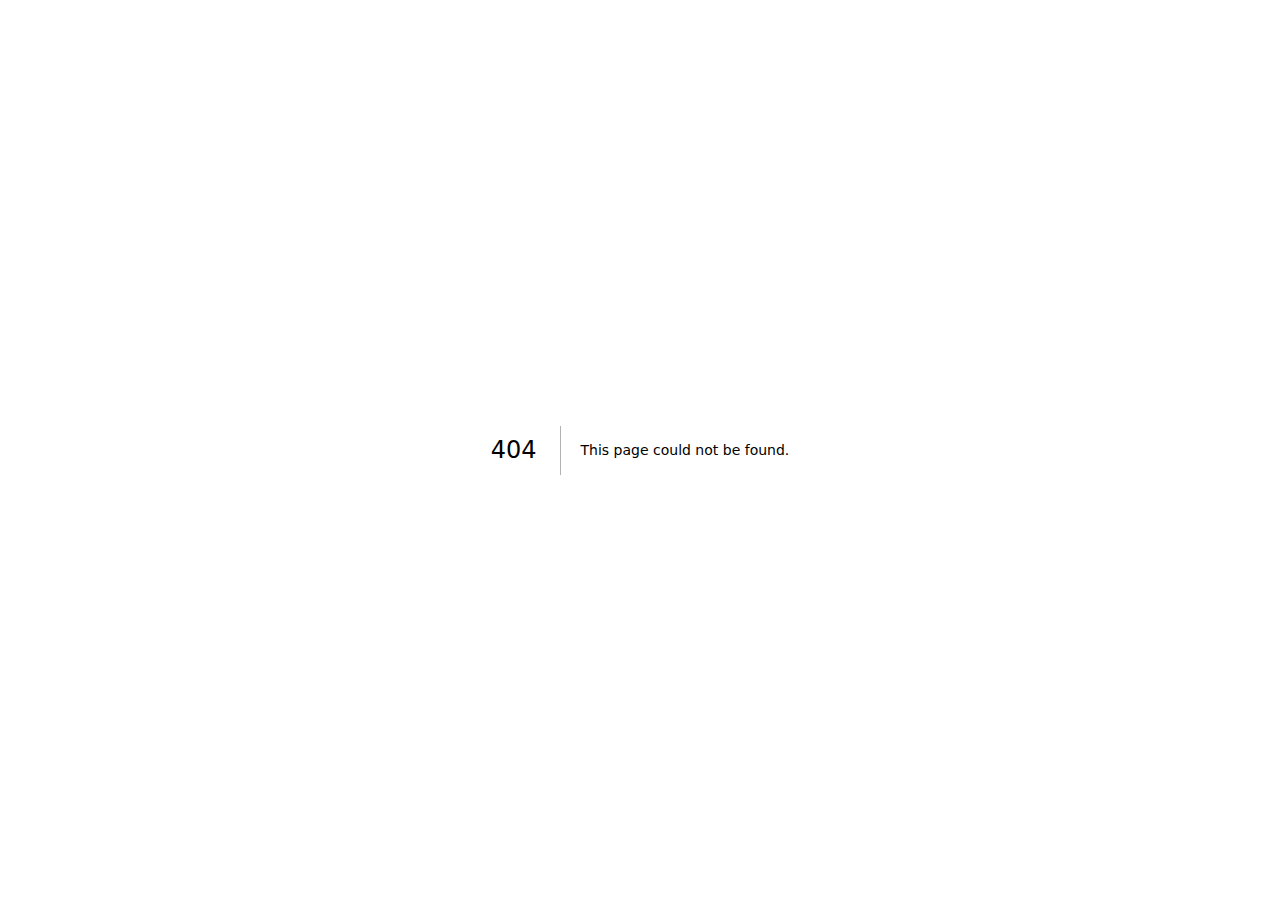
<file: config-123/404/index.html>
<!DOCTYPE html><html lang="en"><head><meta charSet="utf-8"/><meta name="viewport" content="width=device-width, initial-scale=1"/><link rel="stylesheet" href="/_next/static/css/a2fe316cdd23b4ed.css" data-precedence="next"/><link rel="preload" as="script" fetchPriority="low" href="/_next/static/chunks/webpack-c6adca2c1a6c24c0.js"/><script src="/_next/static/chunks/4bd1b696-7222c2acdd121abc.js" async=""></script><script src="/_next/static/chunks/517-86a04fe4a795f563.js" async=""></script><script src="/_next/static/chunks/main-app-683ddada5cc1ad13.js" async=""></script><meta name="robots" content="noindex"/><title>404: This page could not be found.</title><title>Create Next App</title><meta name="description" content="Generated by create next app"/><script src="/_next/static/chunks/polyfills-42372ed130431b0a.js" noModule=""></script></head><body style="padding-bottom:1.35rem"><div style="font-family:system-ui,&quot;Segoe UI&quot;,Roboto,Helvetica,Arial,sans-serif,&quot;Apple Color Emoji&quot;,&quot;Segoe UI Emoji&quot;;height:100vh;text-align:center;display:flex;flex-direction:column;align-items:center;justify-content:center"><div><style>body{color:#000;background:#fff;margin:0}.next-error-h1{border-right:1px solid rgba(0,0,0,.3)}@media (prefers-color-scheme:dark){body{color:#fff;background:#000}.next-error-h1{border-right:1px solid rgba(255,255,255,.3)}}</style><h1 class="next-error-h1" style="display:inline-block;margin:0 20px 0 0;padding:0 23px 0 0;font-size:24px;font-weight:500;vertical-align:top;line-height:49px">404</h1><div style="display:inline-block"><h2 style="font-size:14px;font-weight:400;line-height:49px;margin:0">This page could not be found.</h2></div></div></div><script src="/_next/static/chunks/webpack-c6adca2c1a6c24c0.js" async=""></script><script>(self.__next_f=self.__next_f||[]).push([0])</script><script>self.__next_f.push([1,"2:\"$Sreact.fragment\"\n3:I[5244,[],\"\"]\n4:I[3866,[],\"\"]\n5:I[6213,[],\"OutletBoundary\"]\n7:I[6213,[],\"MetadataBoundary\"]\n9:I[6213,[],\"ViewportBoundary\"]\nb:I[4835,[],\"\"]\n1:HL[\"/_next/static/css/a2fe316cdd23b4ed.css\",\"style\"]\n"])</script><script>self.__next_f.push([1,"0:{\"P\":null,\"b\":\"UDF7s3MDcrfewItp8kt0z\",\"p\":\"\",\"c\":[\"\",\"_not-found\",\"\"],\"i\":false,\"f\":[[[\"\",{\"children\":[\"/_not-found\",{\"children\":[\"__PAGE__\",{}]}]},\"$undefined\",\"$undefined\",true],[\"\",[\"$\",\"$2\",\"c\",{\"children\":[[[\"$\",\"link\",\"0\",{\"rel\":\"stylesheet\",\"href\":\"/_next/static/css/a2fe316cdd23b4ed.css\",\"precedence\":\"next\",\"crossOrigin\":\"$undefined\",\"nonce\":\"$undefined\"}]],[\"$\",\"html\",null,{\"lang\":\"en\",\"children\":[\"$\",\"body\",null,{\"style\":{\"paddingBottom\":\"1.35rem\"},\"children\":[\"$\",\"$L3\",null,{\"parallelRouterKey\":\"children\",\"segmentPath\":[\"children\"],\"error\":\"$undefined\",\"errorStyles\":\"$undefined\",\"errorScripts\":\"$undefined\",\"template\":[\"$\",\"$L4\",null,{}],\"templateStyles\":\"$undefined\",\"templateScripts\":\"$undefined\",\"notFound\":[[\"$\",\"title\",null,{\"children\":\"404: This page could not be found.\"}],[\"$\",\"div\",null,{\"style\":{\"fontFamily\":\"system-ui,\\\"Segoe UI\\\",Roboto,Helvetica,Arial,sans-serif,\\\"Apple Color Emoji\\\",\\\"Segoe UI Emoji\\\"\",\"height\":\"100vh\",\"textAlign\":\"center\",\"display\":\"flex\",\"flexDirection\":\"column\",\"alignItems\":\"center\",\"justifyContent\":\"center\"},\"children\":[\"$\",\"div\",null,{\"children\":[[\"$\",\"style\",null,{\"dangerouslySetInnerHTML\":{\"__html\":\"body{color:#000;background:#fff;margin:0}.next-error-h1{border-right:1px solid rgba(0,0,0,.3)}@media (prefers-color-scheme:dark){body{color:#fff;background:#000}.next-error-h1{border-right:1px solid rgba(255,255,255,.3)}}\"}}],[\"$\",\"h1\",null,{\"className\":\"next-error-h1\",\"style\":{\"display\":\"inline-block\",\"margin\":\"0 20px 0 0\",\"padding\":\"0 23px 0 0\",\"fontSize\":24,\"fontWeight\":500,\"verticalAlign\":\"top\",\"lineHeight\":\"49px\"},\"children\":\"404\"}],[\"$\",\"div\",null,{\"style\":{\"display\":\"inline-block\"},\"children\":[\"$\",\"h2\",null,{\"style\":{\"fontSize\":14,\"fontWeight\":400,\"lineHeight\":\"49px\",\"margin\":0},\"children\":\"This page could not be found.\"}]}]]}]}]],\"notFoundStyles\":[]}]}]}]]}],{\"children\":[\"/_not-found\",[\"$\",\"$2\",\"c\",{\"children\":[null,[\"$\",\"$L3\",null,{\"parallelRouterKey\":\"children\",\"segmentPath\":[\"children\",\"/_not-found\",\"children\"],\"error\":\"$undefined\",\"errorStyles\":\"$undefined\",\"errorScripts\":\"$undefined\",\"template\":[\"$\",\"$L4\",null,{}],\"templateStyles\":\"$undefined\",\"templateScripts\":\"$undefined\",\"notFound\":\"$undefined\",\"notFoundStyles\":\"$undefined\"}]]}],{\"children\":[\"__PAGE__\",[\"$\",\"$2\",\"c\",{\"children\":[[[\"$\",\"title\",null,{\"children\":\"404: This page could not be found.\"}],[\"$\",\"div\",null,{\"style\":\"$0:f:0:1:1:props:children:1:props:children:props:children:props:notFound:1:props:style\",\"children\":[\"$\",\"div\",null,{\"children\":[[\"$\",\"style\",null,{\"dangerouslySetInnerHTML\":{\"__html\":\"body{color:#000;background:#fff;margin:0}.next-error-h1{border-right:1px solid rgba(0,0,0,.3)}@media (prefers-color-scheme:dark){body{color:#fff;background:#000}.next-error-h1{border-right:1px solid rgba(255,255,255,.3)}}\"}}],[\"$\",\"h1\",null,{\"className\":\"next-error-h1\",\"style\":\"$0:f:0:1:1:props:children:1:props:children:props:children:props:notFound:1:props:children:props:children:1:props:style\",\"children\":\"404\"}],[\"$\",\"div\",null,{\"style\":\"$0:f:0:1:1:props:children:1:props:children:props:children:props:notFound:1:props:children:props:children:2:props:style\",\"children\":[\"$\",\"h2\",null,{\"style\":\"$0:f:0:1:1:props:children:1:props:children:props:children:props:notFound:1:props:children:props:children:2:props:children:props:style\",\"children\":\"This page could not be found.\"}]}]]}]}]],null,[\"$\",\"$L5\",null,{\"children\":\"$L6\"}]]}],{},null]},null]},null],[\"$\",\"$2\",\"h\",{\"children\":[[\"$\",\"meta\",null,{\"name\":\"robots\",\"content\":\"noindex\"}],[\"$\",\"$2\",\"eWPhLWNAaUbaX4P-xnq5g\",{\"children\":[[\"$\",\"$L7\",null,{\"children\":\"$L8\"}],[\"$\",\"$L9\",null,{\"children\":\"$La\"}],null]}]]}]]],\"m\":\"$undefined\",\"G\":[\"$b\",\"$undefined\"],\"s\":false,\"S\":true}\n"])</script><script>self.__next_f.push([1,"a:[[\"$\",\"meta\",\"0\",{\"name\":\"viewport\",\"content\":\"width=device-width, initial-scale=1\"}]]\n8:[[\"$\",\"meta\",\"0\",{\"charSet\":\"utf-8\"}],[\"$\",\"title\",\"1\",{\"children\":\"Create Next App\"}],[\"$\",\"meta\",\"2\",{\"name\":\"description\",\"content\":\"Generated by create next app\"}]]\n"])</script><script>self.__next_f.push([1,"6:null\n"])</script></body></html>
</file>
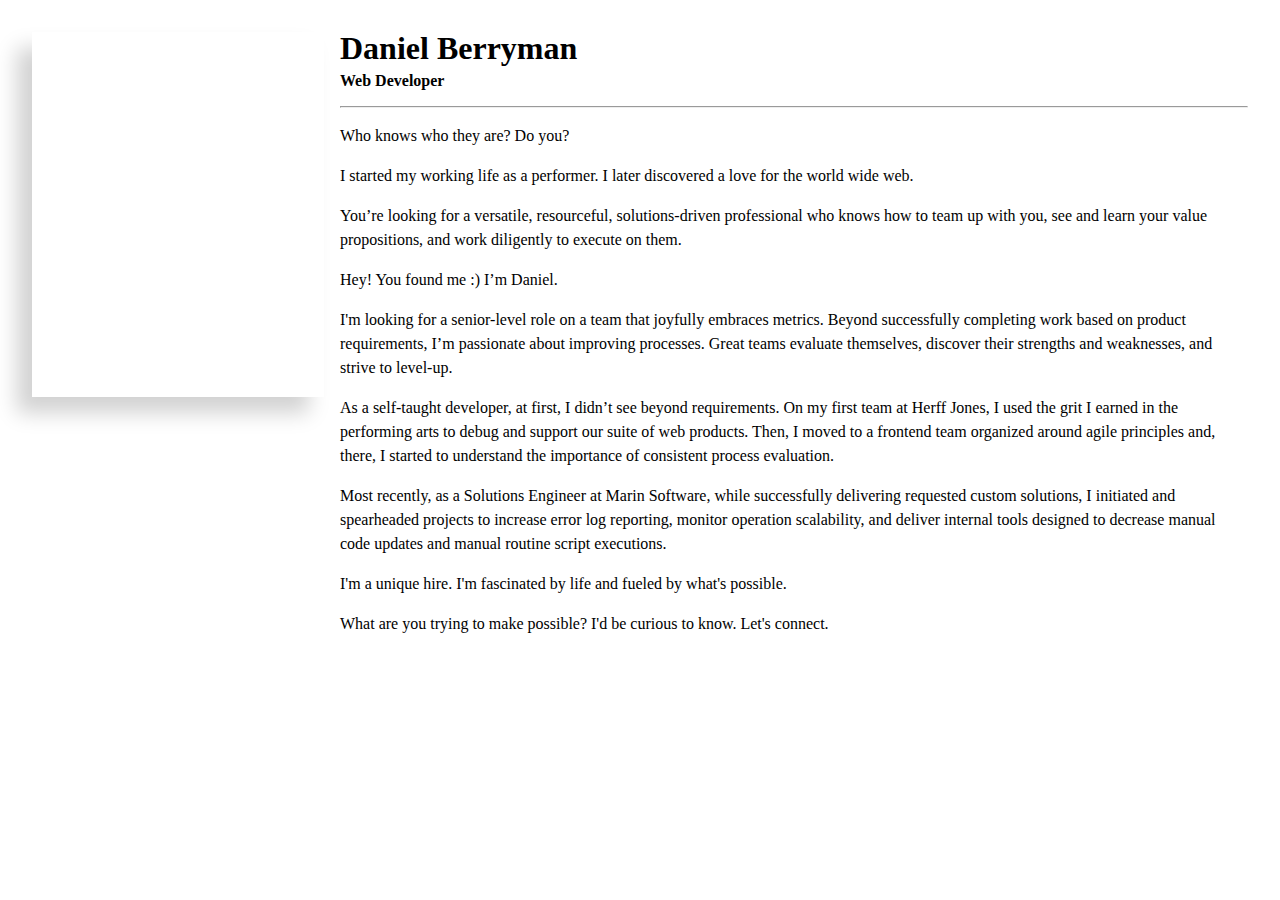
<file: t1/danielberryman/index.html>
<!DOCTYPE html><html lang="en"><head><meta charSet="utf-8"/><meta name="viewport" content="width=device-width, initial-scale=1"/><link rel="stylesheet" href="/_next/static/css/a2fe316cdd23b4ed.css" data-precedence="next"/><link rel="stylesheet" href="/_next/static/css/76cd6eb5186f692b.css" data-precedence="next"/><link rel="stylesheet" href="/_next/static/css/672f0c3ff30e7c16.css" data-precedence="next"/><link rel="preload" as="script" fetchPriority="low" href="/_next/static/chunks/webpack-258e57538e89b830.js"/><script src="/_next/static/chunks/4bd1b696-7222c2acdd121abc.js" async=""></script><script src="/_next/static/chunks/517-86a04fe4a795f563.js" async=""></script><script src="/_next/static/chunks/main-app-683ddada5cc1ad13.js" async=""></script><script src="/_next/static/chunks/app/t1/%5Bslug%5D/page-222f30326eca0f7f.js" async=""></script><title>Create Next App</title><meta name="description" content="Generated by create next app"/><link rel="icon" href="/favicon.ico" type="image/x-icon" sizes="16x16"/><script src="/_next/static/chunks/polyfills-42372ed130431b0a.js" noModule=""></script></head><body style="padding-bottom:1.35rem"><div id="t1_danielberryman" class="TopWrapper_container__6ULJx"><div class="CardOneDetail_container__4KQqF"><div class="CardOneDetail_image_container__sOBsB"><div class="CardOneDetail_image__XFJO7" style="background-image:url(https://web-builder-9b217ad99626.herokuapp.com/public/images/daniel_small_headshot.jpg);background-size:cover;background-position:center"></div></div><div class="CardOneDetail_content_container__hNhRP"><h1 style="color:black;font-weight:bold;font-family:Palatino;line-height:2rem;background-color:transparent">Daniel Berryman</h1><h2 style="color:black;font-weight:bold;font-family:Palatino;font-size:1rem;background-color:transparent">Web Developer</h2><hr style="margin:1rem 0"/><p style="color:black;font-weight:regular;font-family:Palatino;line-height:1.5rem;padding:0 0 1rem 0">Who knows who they are? Do you?</p><p style="color:black;font-weight:regular;font-family:Palatino;line-height:1.5rem;padding:0 0 1rem 0">I started my working life as a performer. I later discovered a love for the world wide web.</p><p style="color:black;font-weight:regular;font-family:Palatino;line-height:1.5rem;padding:0 0 1rem 0">You’re looking for a versatile, resourceful, solutions-driven professional who knows how to team up with you, see and learn your value propositions, and work diligently to execute on them.</p><p style="color:black;font-weight:regular;font-family:Palatino;line-height:1.5rem;padding:0 0 1rem 0">Hey! You found me :) I’m Daniel.</p><p style="color:black;font-weight:regular;font-family:Palatino;line-height:1.5rem;padding:0 0 1rem 0">I&#x27;m looking for a senior-level role on a team that joyfully embraces metrics. Beyond successfully completing work based on product requirements, I’m passionate about improving processes. Great teams evaluate themselves, discover their strengths and weaknesses, and strive to level-up.</p><p style="color:black;font-weight:regular;font-family:Palatino;line-height:1.5rem;padding:0 0 1rem 0">As a self-taught developer, at first, I didn’t see beyond requirements. On my first team at Herff Jones, I used the grit I earned in the performing arts to debug and support our suite of web products. Then, I moved to a frontend team organized around agile principles and, there, I started to understand the importance of consistent process evaluation.</p><p style="color:black;font-weight:regular;font-family:Palatino;line-height:1.5rem;padding:0 0 1rem 0">Most recently, as a Solutions Engineer at Marin Software, while successfully delivering requested custom solutions, I initiated and spearheaded projects to increase error log reporting, monitor operation scalability, and deliver internal tools designed to decrease manual code updates and manual routine script executions.</p><p style="color:black;font-weight:regular;font-family:Palatino;line-height:1.5rem;padding:0 0 1rem 0">I&#x27;m a unique hire. I&#x27;m fascinated by life and fueled by what&#x27;s possible.</p><p style="color:black;font-weight:regular;font-family:Palatino;line-height:1.5rem;padding:0 0 1rem 0">What are you trying to make possible? I&#x27;d be curious to know. Let&#x27;s connect.</p></div></div></div><script src="/_next/static/chunks/webpack-258e57538e89b830.js" async=""></script><script>(self.__next_f=self.__next_f||[]).push([0])</script><script>self.__next_f.push([1,"4:\"$Sreact.fragment\"\n5:I[5244,[],\"\"]\n6:I[3866,[],\"\"]\n8:I[6213,[],\"OutletBoundary\"]\na:I[6213,[],\"MetadataBoundary\"]\nc:I[6213,[],\"ViewportBoundary\"]\ne:I[4835,[],\"\"]\n1:HL[\"/_next/static/css/a2fe316cdd23b4ed.css\",\"style\"]\n2:HL[\"/_next/static/css/76cd6eb5186f692b.css\",\"style\"]\n3:HL[\"/_next/static/css/672f0c3ff30e7c16.css\",\"style\"]\n"])</script><script>self.__next_f.push([1,"0:{\"P\":null,\"b\":\"u5uImy3l6NGvzh4s2Gjkv\",\"p\":\"\",\"c\":[\"\",\"t1\",\"danielberryman\",\"\"],\"i\":false,\"f\":[[[\"\",{\"children\":[\"t1\",{\"children\":[[\"slug\",\"danielberryman\",\"d\"],{\"children\":[\"__PAGE__\",{}]}]}]},\"$undefined\",\"$undefined\",true],[\"\",[\"$\",\"$4\",\"c\",{\"children\":[[[\"$\",\"link\",\"0\",{\"rel\":\"stylesheet\",\"href\":\"/_next/static/css/a2fe316cdd23b4ed.css\",\"precedence\":\"next\",\"crossOrigin\":\"$undefined\",\"nonce\":\"$undefined\"}]],[\"$\",\"html\",null,{\"lang\":\"en\",\"children\":[\"$\",\"body\",null,{\"style\":{\"paddingBottom\":\"1.35rem\"},\"children\":[\"$\",\"$L5\",null,{\"parallelRouterKey\":\"children\",\"segmentPath\":[\"children\"],\"error\":\"$undefined\",\"errorStyles\":\"$undefined\",\"errorScripts\":\"$undefined\",\"template\":[\"$\",\"$L6\",null,{}],\"templateStyles\":\"$undefined\",\"templateScripts\":\"$undefined\",\"notFound\":[[\"$\",\"title\",null,{\"children\":\"404: This page could not be found.\"}],[\"$\",\"div\",null,{\"style\":{\"fontFamily\":\"system-ui,\\\"Segoe UI\\\",Roboto,Helvetica,Arial,sans-serif,\\\"Apple Color Emoji\\\",\\\"Segoe UI Emoji\\\"\",\"height\":\"100vh\",\"textAlign\":\"center\",\"display\":\"flex\",\"flexDirection\":\"column\",\"alignItems\":\"center\",\"justifyContent\":\"center\"},\"children\":[\"$\",\"div\",null,{\"children\":[[\"$\",\"style\",null,{\"dangerouslySetInnerHTML\":{\"__html\":\"body{color:#000;background:#fff;margin:0}.next-error-h1{border-right:1px solid rgba(0,0,0,.3)}@media (prefers-color-scheme:dark){body{color:#fff;background:#000}.next-error-h1{border-right:1px solid rgba(255,255,255,.3)}}\"}}],[\"$\",\"h1\",null,{\"className\":\"next-error-h1\",\"style\":{\"display\":\"inline-block\",\"margin\":\"0 20px 0 0\",\"padding\":\"0 23px 0 0\",\"fontSize\":24,\"fontWeight\":500,\"verticalAlign\":\"top\",\"lineHeight\":\"49px\"},\"children\":\"404\"}],[\"$\",\"div\",null,{\"style\":{\"display\":\"inline-block\"},\"children\":[\"$\",\"h2\",null,{\"style\":{\"fontSize\":14,\"fontWeight\":400,\"lineHeight\":\"49px\",\"margin\":0},\"children\":\"This page could not be found.\"}]}]]}]}]],\"notFoundStyles\":[]}]}]}]]}],{\"children\":[\"t1\",[\"$\",\"$4\",\"c\",{\"children\":[null,[\"$\",\"$L5\",null,{\"parallelRouterKey\":\"children\",\"segmentPath\":[\"children\",\"t1\",\"children\"],\"error\":\"$undefined\",\"errorStyles\":\"$undefined\",\"errorScripts\":\"$undefined\",\"template\":[\"$\",\"$L6\",null,{}],\"templateStyles\":\"$undefined\",\"templateScripts\":\"$undefined\",\"notFound\":\"$undefined\",\"notFoundStyles\":\"$undefined\"}]]}],{\"children\":[[\"slug\",\"danielberryman\",\"d\"],[\"$\",\"$4\",\"c\",{\"children\":[null,[\"$\",\"$L5\",null,{\"parallelRouterKey\":\"children\",\"segmentPath\":[\"children\",\"t1\",\"children\",\"$0:f:0:1:2:children:2:children:0\",\"children\"],\"error\":\"$undefined\",\"errorStyles\":\"$undefined\",\"errorScripts\":\"$undefined\",\"template\":[\"$\",\"$L6\",null,{}],\"templateStyles\":\"$undefined\",\"templateScripts\":\"$undefined\",\"notFound\":\"$undefined\",\"notFoundStyles\":\"$undefined\"}]]}],{\"children\":[\"__PAGE__\",[\"$\",\"$4\",\"c\",{\"children\":[\"$L7\",[[\"$\",\"link\",\"0\",{\"rel\":\"stylesheet\",\"href\":\"/_next/static/css/76cd6eb5186f692b.css\",\"precedence\":\"next\",\"crossOrigin\":\"$undefined\",\"nonce\":\"$undefined\"}],[\"$\",\"link\",\"1\",{\"rel\":\"stylesheet\",\"href\":\"/_next/static/css/672f0c3ff30e7c16.css\",\"precedence\":\"next\",\"crossOrigin\":\"$undefined\",\"nonce\":\"$undefined\"}]],[\"$\",\"$L8\",null,{\"children\":\"$L9\"}]]}],{},null]},null]},null]},null],[\"$\",\"$4\",\"h\",{\"children\":[null,[\"$\",\"$4\",\"RYRpvQ_O-9bBGztlIefGY\",{\"children\":[[\"$\",\"$La\",null,{\"children\":\"$Lb\"}],[\"$\",\"$Lc\",null,{\"children\":\"$Ld\"}],null]}]]}]]],\"m\":\"$undefined\",\"G\":[\"$e\",\"$undefined\"],\"s\":false,\"S\":true}\n"])</script><script>self.__next_f.push([1,"f:I[4012,[\"480\",\"static/chunks/app/t1/%5Bslug%5D/page-222f30326eca0f7f.js\"],\"default\"]\n"])</script><script>self.__next_f.push([1,"7:[\"$\",\"$Lf\",null,{\"id\":\"t1_danielberryman\",\"children\":[\"$\",\"div\",null,{\"className\":\"CardOneDetail_container__4KQqF\",\"children\":[[\"$\",\"div\",null,{\"className\":\"CardOneDetail_image_container__sOBsB\",\"children\":[\"$\",\"div\",null,{\"className\":\"CardOneDetail_image__XFJO7\",\"style\":{\"backgroundImage\":\"url(https://web-builder-9b217ad99626.herokuapp.com/public/images/daniel_small_headshot.jpg)\",\"backgroundSize\":\"cover\",\"backgroundPosition\":\"center\"}}]}],[\"$\",\"div\",null,{\"className\":\"CardOneDetail_content_container__hNhRP\",\"children\":[[\"$\",\"h1\",null,{\"style\":{\"color\":\"black\",\"fontWeight\":\"bold\",\"fontFamily\":\"Palatino\",\"lineHeight\":\"2rem\",\"backgroundColor\":\"transparent\"},\"children\":\"Daniel Berryman\"}],[\"$\",\"h2\",null,{\"style\":{\"color\":\"black\",\"fontWeight\":\"bold\",\"fontFamily\":\"Palatino\",\"fontSize\":\"1rem\",\"backgroundColor\":\"transparent\"},\"children\":\"Web Developer\"}],[\"$\",\"hr\",null,{\"style\":{\"margin\":\"1rem 0\"}}],[[\"$\",\"p\",\"Who knows who they are? Do you?_0\",{\"style\":{\"color\":\"black\",\"fontWeight\":\"regular\",\"fontFamily\":\"Palatino\",\"lineHeight\":\"1.5rem\",\"padding\":\"0 0 1rem 0\"},\"children\":\"Who knows who they are? Do you?\"}],[\"$\",\"p\",\"I started my working life as a performer. I later discovered a love for the world wide web._1\",{\"style\":{\"color\":\"black\",\"fontWeight\":\"regular\",\"fontFamily\":\"Palatino\",\"lineHeight\":\"1.5rem\",\"padding\":\"0 0 1rem 0\"},\"children\":\"I started my working life as a performer. I later discovered a love for the world wide web.\"}],[\"$\",\"p\",\"You’re looking for a versatile, resourceful, solutions-driven professional who knows how to team up with you, see and learn your value propositions, and work diligently to execute on them._2\",{\"style\":{\"color\":\"black\",\"fontWeight\":\"regular\",\"fontFamily\":\"Palatino\",\"lineHeight\":\"1.5rem\",\"padding\":\"0 0 1rem 0\"},\"children\":\"You’re looking for a versatile, resourceful, solutions-driven professional who knows how to team up with you, see and learn your value propositions, and work diligently to execute on them.\"}],[\"$\",\"p\",\"Hey! You found me :) I’m Daniel._3\",{\"style\":{\"color\":\"black\",\"fontWeight\":\"regular\",\"fontFamily\":\"Palatino\",\"lineHeight\":\"1.5rem\",\"padding\":\"0 0 1rem 0\"},\"children\":\"Hey! You found me :) I’m Daniel.\"}],[\"$\",\"p\",\"I'm looking for a senior-level role on a team that joyfully embraces metrics. Beyond successfully completing work based on product requirements, I’m passionate about improving processes. Great teams evaluate themselves, discover their strengths and weaknesses, and strive to level-up._4\",{\"style\":{\"color\":\"black\",\"fontWeight\":\"regular\",\"fontFamily\":\"Palatino\",\"lineHeight\":\"1.5rem\",\"padding\":\"0 0 1rem 0\"},\"children\":\"I'm looking for a senior-level role on a team that joyfully embraces metrics. Beyond successfully completing work based on product requirements, I’m passionate about improving processes. Great teams evaluate themselves, discover their strengths and weaknesses, and strive to level-up.\"}],[\"$\",\"p\",\"As a self-taught developer, at first, I didn’t see beyond requirements. On my first team at Herff Jones, I used the grit I earned in the performing arts to debug and support our suite of web products. Then, I moved to a frontend team organized around agile principles and, there, I started to understand the importance of consistent process evaluation._5\",{\"style\":{\"color\":\"black\",\"fontWeight\":\"regular\",\"fontFamily\":\"Palatino\",\"lineHeight\":\"1.5rem\",\"padding\":\"0 0 1rem 0\"},\"children\":\"As a self-taught developer, at first, I didn’t see beyond requirements. On my first team at Herff Jones, I used the grit I earned in the performing arts to debug and support our suite of web products. Then, I moved to a frontend team organized around agile principles and, there, I started to understand the importance of consistent process evaluation.\"}],[\"$\",\"p\",\"Most recently, as a Solutions Engineer at Marin Software, while successfully delivering requested custom solutions, I initiated and spearheaded projects to increase error log reporting, monitor operation scalability, and deliver internal tools designed to decrease manual code updates and manual routine script executions._6\",{\"style\":{\"color\":\"black\",\"fontWeight\":\"regular\",\"fontFamily\":\"Palatino\",\"lineHeight\":\"1.5rem\",\"padding\":\"0 0 1rem 0\"},\"children\":\"Most recently, as a Solutions Engineer at Marin Software, while successfully delivering requested custom solutions, I initiated and spearheaded projects to increase error log reporting, monitor operation scalability, and deliver internal tools designed to decrease manual code updates and manual routine script executions.\"}],[\"$\",\"p\",\"I'm a unique hire. I'm fascinated by life and fueled by what's possible._7\",{\"style\":{\"color\":\"black\",\"fontWeight\":\"regular\",\"fontFamily\":\"Palatino\",\"lineHeight\":\"1.5rem\",\"padding\":\"0 0 1rem 0\"},\"children\":\"I'm a unique hire. I'm fascinated by life and fueled by what's possible.\"}],[\"$\",\"p\",\"What are you trying to make possible? I'd be curious to know. Let's connect._8\",{\"style\":{\"color\":\"black\",\"fontWeight\":\"regular\",\"fontFamily\":\"Palatino\",\"lineHeight\":\"1.5rem\",\"padding\":\"0 0 1rem 0\"},\"children\":\"What are you trying to make possible? I'd be curious to know. Let's connect.\"}]]]}]]}]}]\n"])</script><script>self.__next_f.push([1,"d:[[\"$\",\"meta\",\"0\",{\"name\":\"viewport\",\"content\":\"width=device-width, initial-scale=1\"}]]\nb:[[\"$\",\"meta\",\"0\",{\"charSet\":\"utf-8\"}],[\"$\",\"title\",\"1\",{\"children\":\"Create Next App\"}],[\"$\",\"meta\",\"2\",{\"name\":\"description\",\"content\":\"Generated by create next app\"}],[\"$\",\"link\",\"3\",{\"rel\":\"icon\",\"href\":\"/favicon.ico\",\"type\":\"image/x-icon\",\"sizes\":\"16x16\"}]]\n"])</script><script>self.__next_f.push([1,"9:null\n"])</script></body></html>
</file>
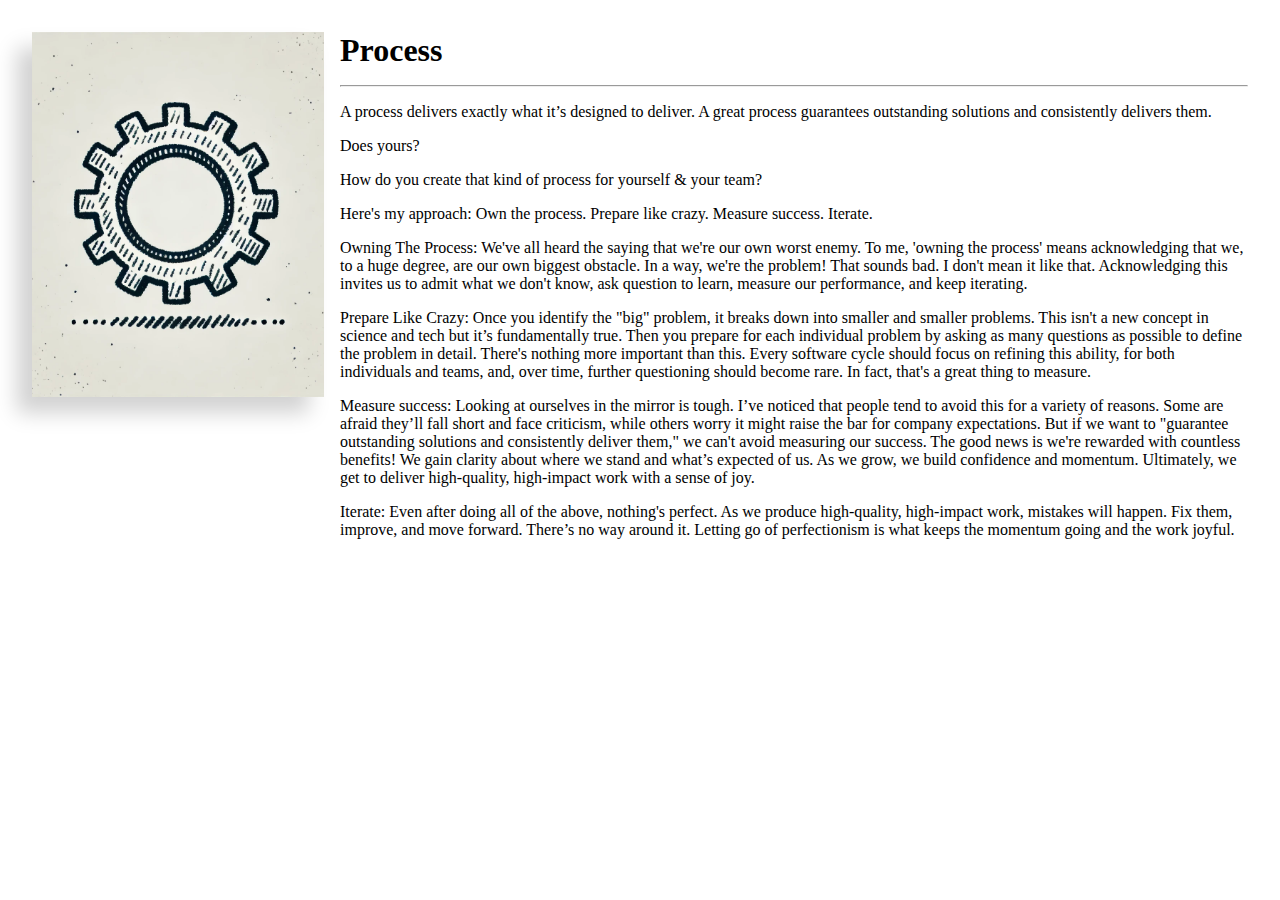
<file: t1/process/index.html>
<!DOCTYPE html><html lang="en"><head><meta charSet="utf-8"/><meta name="viewport" content="width=device-width, initial-scale=1"/><link rel="stylesheet" href="/_next/static/css/a2fe316cdd23b4ed.css" data-precedence="next"/><link rel="stylesheet" href="/_next/static/css/a5339faa480be817.css" data-precedence="next"/><link rel="stylesheet" href="/_next/static/css/672f0c3ff30e7c16.css" data-precedence="next"/><link rel="preload" as="script" fetchPriority="low" href="/_next/static/chunks/webpack-258e57538e89b830.js"/><script src="/_next/static/chunks/4bd1b696-7222c2acdd121abc.js" async=""></script><script src="/_next/static/chunks/517-86a04fe4a795f563.js" async=""></script><script src="/_next/static/chunks/main-app-683ddada5cc1ad13.js" async=""></script><script src="/_next/static/chunks/app/t1/%5Bslug%5D/page-222f30326eca0f7f.js" async=""></script><title>Create Next App</title><meta name="description" content="Generated by create next app"/><script src="/_next/static/chunks/polyfills-42372ed130431b0a.js" noModule=""></script></head><body style="padding-bottom:1.35rem"><div id="t1_process" class="TopWrapper_container__6ULJx"><div class="CardOneDetail_container__4KQqF"><div class="CardOneDetail_image_container__sOBsB"><div class="CardOneDetail_image__XFJO7" style="background-image:url(/process.webp);background-size:cover;background-position:center"></div></div><div class="CardOneDetail_content_container__hNhRP"><h1 style="color:black;font-weight:bold;font-family:Palatino;background-color:transparent">Process</h1><hr style="margin:1rem 0"/><p style="color:black;font-weight:100;font-family:Palatino;padding:0 0 1rem 0">A process delivers exactly what it’s designed to deliver. A great process guarantees outstanding solutions and consistently delivers them.</p><p style="color:black;font-weight:100;font-family:Palatino;padding:0 0 1rem 0">Does yours?</p><p style="color:black;font-weight:100;font-family:Palatino;padding:0 0 1rem 0">How do you create that kind of process for yourself &amp; your team?</p><p style="color:black;font-weight:100;font-family:Palatino;padding:0 0 1rem 0">Here&#x27;s my approach: Own the process. Prepare like crazy. Measure success. Iterate.</p><p style="color:black;font-weight:100;font-family:Palatino;padding:0 0 1rem 0">Owning The Process: We&#x27;ve all heard the saying that we&#x27;re our own worst enemy. To me, &#x27;owning the process&#x27; means acknowledging that we, to a huge degree, are our own biggest obstacle. In a way, we&#x27;re the problem! That sounds bad. I don&#x27;t mean it like that. Acknowledging this invites us to admit what we don&#x27;t know, ask question to learn, measure our performance, and keep iterating.</p><p style="color:black;font-weight:100;font-family:Palatino;padding:0 0 1rem 0">Prepare Like Crazy: Once you identify the &quot;big&quot; problem, it breaks down into smaller and smaller problems. This isn&#x27;t a new concept in science and tech but it’s fundamentally true. Then you prepare for each individual problem by asking as many questions as possible to define the problem in detail. There&#x27;s nothing more important than this. Every software cycle should focus on refining this ability, for both individuals and teams, and, over time, further questioning should become rare. In fact, that&#x27;s a great thing to measure.</p><p style="color:black;font-weight:100;font-family:Palatino;padding:0 0 1rem 0">Measure success: Looking at ourselves in the mirror is tough. I’ve noticed that people tend to avoid this for a variety of reasons. Some are afraid they’ll fall short and face criticism, while others worry it might raise the bar for company expectations. But if we want to &quot;guarantee outstanding solutions and consistently deliver them,&quot; we can&#x27;t avoid measuring our success. The good news is we&#x27;re rewarded with countless benefits! We gain clarity about where we stand and what’s expected of us. As we grow, we build confidence and momentum. Ultimately, we get to deliver high-quality, high-impact work with a sense of joy.</p><p style="color:black;font-weight:100;font-family:Palatino;padding:0 0 1rem 0">Iterate: Even after doing all of the above, nothing&#x27;s perfect. As we produce high-quality, high-impact work, mistakes will happen. Fix them, improve, and move forward. There’s no way around it. Letting go of perfectionism is what keeps the momentum going and the work joyful.</p></div></div></div><script src="/_next/static/chunks/webpack-258e57538e89b830.js" async=""></script><script>(self.__next_f=self.__next_f||[]).push([0])</script><script>self.__next_f.push([1,"4:\"$Sreact.fragment\"\n5:I[5244,[],\"\"]\n6:I[3866,[],\"\"]\n8:I[6213,[],\"OutletBoundary\"]\na:I[6213,[],\"MetadataBoundary\"]\nc:I[6213,[],\"ViewportBoundary\"]\ne:I[4835,[],\"\"]\n1:HL[\"/_next/static/css/a2fe316cdd23b4ed.css\",\"style\"]\n2:HL[\"/_next/static/css/a5339faa480be817.css\",\"style\"]\n3:HL[\"/_next/static/css/672f0c3ff30e7c16.css\",\"style\"]\n"])</script><script>self.__next_f.push([1,"0:{\"P\":null,\"b\":\"RR0mBu4fwZpMET2HHixhj\",\"p\":\"\",\"c\":[\"\",\"t1\",\"process\",\"\"],\"i\":false,\"f\":[[[\"\",{\"children\":[\"t1\",{\"children\":[[\"slug\",\"process\",\"d\"],{\"children\":[\"__PAGE__\",{}]}]}]},\"$undefined\",\"$undefined\",true],[\"\",[\"$\",\"$4\",\"c\",{\"children\":[[[\"$\",\"link\",\"0\",{\"rel\":\"stylesheet\",\"href\":\"/_next/static/css/a2fe316cdd23b4ed.css\",\"precedence\":\"next\",\"crossOrigin\":\"$undefined\",\"nonce\":\"$undefined\"}]],[\"$\",\"html\",null,{\"lang\":\"en\",\"children\":[\"$\",\"body\",null,{\"style\":{\"paddingBottom\":\"1.35rem\"},\"children\":[\"$\",\"$L5\",null,{\"parallelRouterKey\":\"children\",\"segmentPath\":[\"children\"],\"error\":\"$undefined\",\"errorStyles\":\"$undefined\",\"errorScripts\":\"$undefined\",\"template\":[\"$\",\"$L6\",null,{}],\"templateStyles\":\"$undefined\",\"templateScripts\":\"$undefined\",\"notFound\":[[\"$\",\"title\",null,{\"children\":\"404: This page could not be found.\"}],[\"$\",\"div\",null,{\"style\":{\"fontFamily\":\"system-ui,\\\"Segoe UI\\\",Roboto,Helvetica,Arial,sans-serif,\\\"Apple Color Emoji\\\",\\\"Segoe UI Emoji\\\"\",\"height\":\"100vh\",\"textAlign\":\"center\",\"display\":\"flex\",\"flexDirection\":\"column\",\"alignItems\":\"center\",\"justifyContent\":\"center\"},\"children\":[\"$\",\"div\",null,{\"children\":[[\"$\",\"style\",null,{\"dangerouslySetInnerHTML\":{\"__html\":\"body{color:#000;background:#fff;margin:0}.next-error-h1{border-right:1px solid rgba(0,0,0,.3)}@media (prefers-color-scheme:dark){body{color:#fff;background:#000}.next-error-h1{border-right:1px solid rgba(255,255,255,.3)}}\"}}],[\"$\",\"h1\",null,{\"className\":\"next-error-h1\",\"style\":{\"display\":\"inline-block\",\"margin\":\"0 20px 0 0\",\"padding\":\"0 23px 0 0\",\"fontSize\":24,\"fontWeight\":500,\"verticalAlign\":\"top\",\"lineHeight\":\"49px\"},\"children\":\"404\"}],[\"$\",\"div\",null,{\"style\":{\"display\":\"inline-block\"},\"children\":[\"$\",\"h2\",null,{\"style\":{\"fontSize\":14,\"fontWeight\":400,\"lineHeight\":\"49px\",\"margin\":0},\"children\":\"This page could not be found.\"}]}]]}]}]],\"notFoundStyles\":[]}]}]}]]}],{\"children\":[\"t1\",[\"$\",\"$4\",\"c\",{\"children\":[null,[\"$\",\"$L5\",null,{\"parallelRouterKey\":\"children\",\"segmentPath\":[\"children\",\"t1\",\"children\"],\"error\":\"$undefined\",\"errorStyles\":\"$undefined\",\"errorScripts\":\"$undefined\",\"template\":[\"$\",\"$L6\",null,{}],\"templateStyles\":\"$undefined\",\"templateScripts\":\"$undefined\",\"notFound\":\"$undefined\",\"notFoundStyles\":\"$undefined\"}]]}],{\"children\":[[\"slug\",\"process\",\"d\"],[\"$\",\"$4\",\"c\",{\"children\":[null,[\"$\",\"$L5\",null,{\"parallelRouterKey\":\"children\",\"segmentPath\":[\"children\",\"t1\",\"children\",\"$0:f:0:1:2:children:2:children:0\",\"children\"],\"error\":\"$undefined\",\"errorStyles\":\"$undefined\",\"errorScripts\":\"$undefined\",\"template\":[\"$\",\"$L6\",null,{}],\"templateStyles\":\"$undefined\",\"templateScripts\":\"$undefined\",\"notFound\":\"$undefined\",\"notFoundStyles\":\"$undefined\"}]]}],{\"children\":[\"__PAGE__\",[\"$\",\"$4\",\"c\",{\"children\":[\"$L7\",[[\"$\",\"link\",\"0\",{\"rel\":\"stylesheet\",\"href\":\"/_next/static/css/a5339faa480be817.css\",\"precedence\":\"next\",\"crossOrigin\":\"$undefined\",\"nonce\":\"$undefined\"}],[\"$\",\"link\",\"1\",{\"rel\":\"stylesheet\",\"href\":\"/_next/static/css/672f0c3ff30e7c16.css\",\"precedence\":\"next\",\"crossOrigin\":\"$undefined\",\"nonce\":\"$undefined\"}]],[\"$\",\"$L8\",null,{\"children\":\"$L9\"}]]}],{},null]},null]},null]},null],[\"$\",\"$4\",\"h\",{\"children\":[null,[\"$\",\"$4\",\"9zYOMGlRdMh40ncKr40kR\",{\"children\":[[\"$\",\"$La\",null,{\"children\":\"$Lb\"}],[\"$\",\"$Lc\",null,{\"children\":\"$Ld\"}],null]}]]}]]],\"m\":\"$undefined\",\"G\":[\"$e\",\"$undefined\"],\"s\":false,\"S\":true}\n"])</script><script>self.__next_f.push([1,"f:I[4012,[\"480\",\"static/chunks/app/t1/%5Bslug%5D/page-222f30326eca0f7f.js\"],\"default\"]\n"])</script><script>self.__next_f.push([1,"7:[\"$\",\"$Lf\",null,{\"id\":\"t1_process\",\"children\":[\"$\",\"div\",null,{\"className\":\"CardOneDetail_container__4KQqF\",\"children\":[[\"$\",\"div\",null,{\"className\":\"CardOneDetail_image_container__sOBsB\",\"children\":[\"$\",\"div\",null,{\"className\":\"CardOneDetail_image__XFJO7\",\"style\":{\"backgroundImage\":\"url(/process.webp)\",\"backgroundSize\":\"cover\",\"backgroundPosition\":\"center\"}}]}],[\"$\",\"div\",null,{\"className\":\"CardOneDetail_content_container__hNhRP\",\"children\":[[\"$\",\"h1\",null,{\"style\":{\"color\":\"black\",\"fontWeight\":\"bold\",\"fontFamily\":\"Palatino\",\"backgroundColor\":\"transparent\"},\"children\":\"Process\"}],false,[\"$\",\"hr\",null,{\"style\":{\"margin\":\"1rem 0\"}}],[[\"$\",\"p\",\"A process delivers exactly what it’s designed to deliver. A great process guarantees outstanding solutions and consistently delivers them._0\",{\"style\":{\"color\":\"black\",\"fontWeight\":\"100\",\"fontFamily\":\"Palatino\",\"padding\":\"0 0 1rem 0\"},\"children\":\"A process delivers exactly what it’s designed to deliver. A great process guarantees outstanding solutions and consistently delivers them.\"}],[\"$\",\"p\",\"Does yours?_1\",{\"style\":{\"color\":\"black\",\"fontWeight\":\"100\",\"fontFamily\":\"Palatino\",\"padding\":\"0 0 1rem 0\"},\"children\":\"Does yours?\"}],[\"$\",\"p\",\"How do you create that kind of process for yourself \u0026 your team?_2\",{\"style\":{\"color\":\"black\",\"fontWeight\":\"100\",\"fontFamily\":\"Palatino\",\"padding\":\"0 0 1rem 0\"},\"children\":\"How do you create that kind of process for yourself \u0026 your team?\"}],[\"$\",\"p\",\"Here's my approach: Own the process. Prepare like crazy. Measure success. Iterate._3\",{\"style\":{\"color\":\"black\",\"fontWeight\":\"100\",\"fontFamily\":\"Palatino\",\"padding\":\"0 0 1rem 0\"},\"children\":\"Here's my approach: Own the process. Prepare like crazy. Measure success. Iterate.\"}],[\"$\",\"p\",\"Owning The Process: We've all heard the saying that we're our own worst enemy. To me, 'owning the process' means acknowledging that we, to a huge degree, are our own biggest obstacle. In a way, we're the problem! That sounds bad. I don't mean it like that. Acknowledging this invites us to admit what we don't know, ask question to learn, measure our performance, and keep iterating._4\",{\"style\":{\"color\":\"black\",\"fontWeight\":\"100\",\"fontFamily\":\"Palatino\",\"padding\":\"0 0 1rem 0\"},\"children\":\"Owning The Process: We've all heard the saying that we're our own worst enemy. To me, 'owning the process' means acknowledging that we, to a huge degree, are our own biggest obstacle. In a way, we're the problem! That sounds bad. I don't mean it like that. Acknowledging this invites us to admit what we don't know, ask question to learn, measure our performance, and keep iterating.\"}],[\"$\",\"p\",\"Prepare Like Crazy: Once you identify the \\\"big\\\" problem, it breaks down into smaller and smaller problems. This isn't a new concept in science and tech but it’s fundamentally true. Then you prepare for each individual problem by asking as many questions as possible to define the problem in detail. There's nothing more important than this. Every software cycle should focus on refining this ability, for both individuals and teams, and, over time, further questioning should become rare. In fact, that's a great thing to measure._5\",{\"style\":{\"color\":\"black\",\"fontWeight\":\"100\",\"fontFamily\":\"Palatino\",\"padding\":\"0 0 1rem 0\"},\"children\":\"Prepare Like Crazy: Once you identify the \\\"big\\\" problem, it breaks down into smaller and smaller problems. This isn't a new concept in science and tech but it’s fundamentally true. Then you prepare for each individual problem by asking as many questions as possible to define the problem in detail. There's nothing more important than this. Every software cycle should focus on refining this ability, for both individuals and teams, and, over time, further questioning should become rare. In fact, that's a great thing to measure.\"}],[\"$\",\"p\",\"Measure success: Looking at ourselves in the mirror is tough. I’ve noticed that people tend to avoid this for a variety of reasons. Some are afraid they’ll fall short and face criticism, while others worry it might raise the bar for company expectations. But if we want to \\\"guarantee outstanding solutions and consistently deliver them,\\\" we can't avoid measuring our success. The good news is we're rewarded with countless benefits! We gain clarity about where we stand and what’s expected of us. As we grow, we build confidence and momentum. Ultimately, we get to deliver high-quality, high-impact work with a sense of joy._6\",{\"style\":{\"color\":\"black\",\"fontWeight\":\"100\",\"fontFamily\":\"Palatino\",\"padding\":\"0 0 1rem 0\"},\"children\":\"Measure success: Looking at ourselves in the mirror is tough. I’ve noticed that people tend to avoid this for a variety of reasons. Some are afraid they’ll fall short and face criticism, while others worry it might raise the bar for company expectations. But if we want to \\\"guarantee outstanding solutions and consistently deliver them,\\\" we can't avoid measuring our success. The good news is we're rewarded with countless benefits! We gain clarity about where we stand and what’s expected of us. As we grow, we build confidence and momentum. Ultimately, we get to deliver high-quality, high-impact work with a sense of joy.\"}],[\"$\",\"p\",\"Iterate: Even after doing all of the above, nothing's perfect. As we produce high-quality, high-impact work, mistakes will happen. Fix them, improve, and move forward. There’s no way around it. Letting go of perfectionism is what keeps the momentum going and the work joyful._7\",{\"style\":{\"color\":\"black\",\"fontWeight\":\"100\",\"fontFamily\":\"Palatino\",\"padding\":\"0 0 1rem 0\"},\"children\":\"Iterate: Even after doing all of the above, nothing's perfect. As we produce high-quality, high-impact work, mistakes will happen. Fix them, improve, and move forward. There’s no way around it. Letting go of perfectionism is what keeps the momentum going and the work joyful.\"}]]]}]]}]}]\n"])</script><script>self.__next_f.push([1,"d:[[\"$\",\"meta\",\"0\",{\"name\":\"viewport\",\"content\":\"width=device-width, initial-scale=1\"}]]\nb:[[\"$\",\"meta\",\"0\",{\"charSet\":\"utf-8\"}],[\"$\",\"title\",\"1\",{\"children\":\"Create Next App\"}],[\"$\",\"meta\",\"2\",{\"name\":\"description\",\"content\":\"Generated by create next app\"}]]\n"])</script><script>self.__next_f.push([1,"9:null\n"])</script></body></html>
</file>
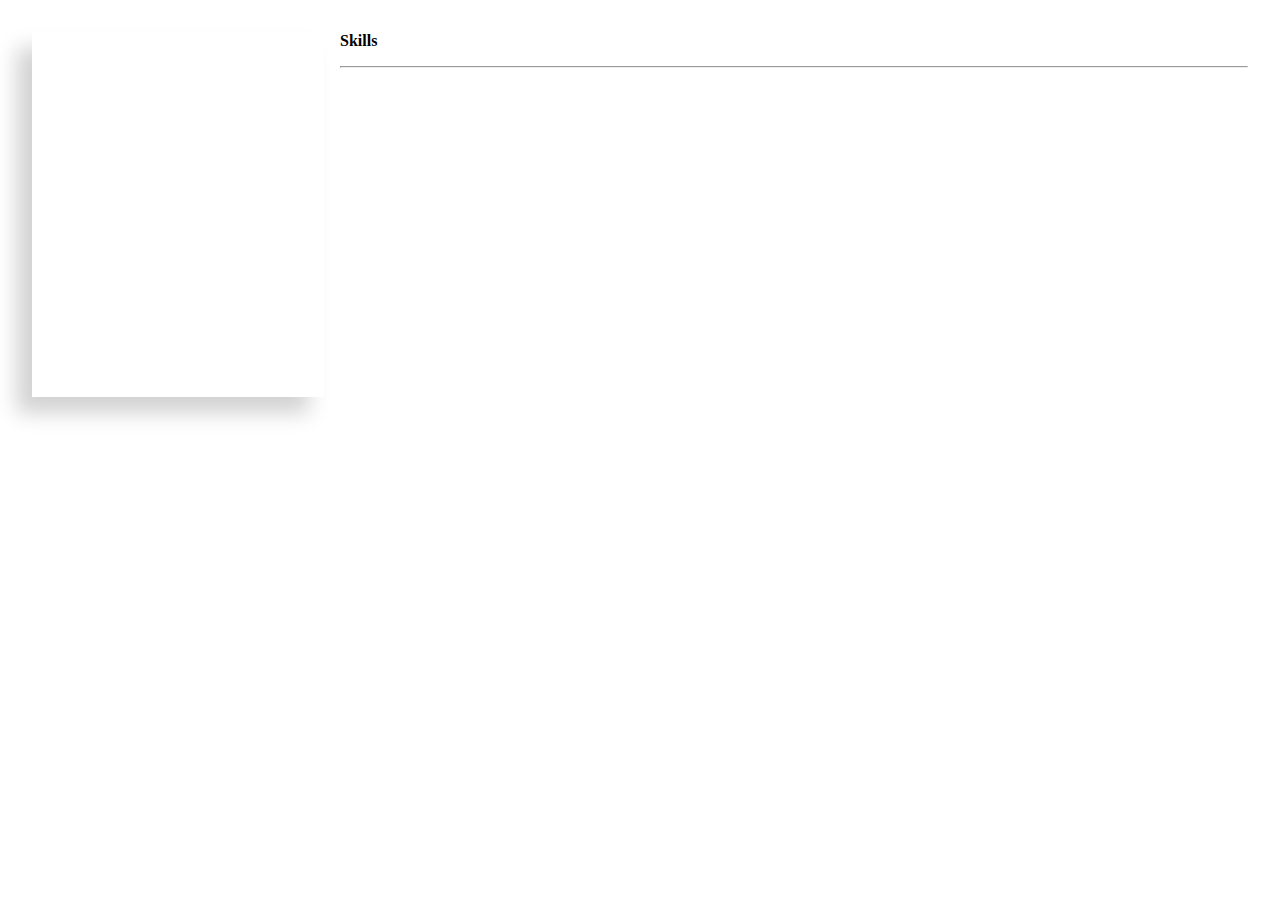
<file: t1/skills/index.html>
<!DOCTYPE html><html lang="en"><head><meta charSet="utf-8"/><meta name="viewport" content="width=device-width, initial-scale=1"/><link rel="stylesheet" href="/_next/static/css/a2fe316cdd23b4ed.css" data-precedence="next"/><link rel="stylesheet" href="/_next/static/css/76cd6eb5186f692b.css" data-precedence="next"/><link rel="stylesheet" href="/_next/static/css/672f0c3ff30e7c16.css" data-precedence="next"/><link rel="preload" as="script" fetchPriority="low" href="/_next/static/chunks/webpack-258e57538e89b830.js"/><script src="/_next/static/chunks/4bd1b696-7222c2acdd121abc.js" async=""></script><script src="/_next/static/chunks/517-86a04fe4a795f563.js" async=""></script><script src="/_next/static/chunks/main-app-683ddada5cc1ad13.js" async=""></script><script src="/_next/static/chunks/app/t1/%5Bslug%5D/page-222f30326eca0f7f.js" async=""></script><title>Create Next App</title><meta name="description" content="Generated by create next app"/><link rel="icon" href="/favicon.ico" type="image/x-icon" sizes="16x16"/><script src="/_next/static/chunks/polyfills-42372ed130431b0a.js" noModule=""></script></head><body style="padding-bottom:1.35rem"><div id="t1_skills" class="TopWrapper_container__6ULJx"><div class="CardOneDetail_container__4KQqF"><div class="CardOneDetail_image_container__sOBsB"><div class="CardOneDetail_image__XFJO7" style="background-image:url(https://web-builder-9b217ad99626.herokuapp.com/skills.webp);background-size:cover;background-position:center"></div></div><div class="CardOneDetail_content_container__hNhRP"><h1 style="color:black;font-weight:bold;font-family:Palatino;font-size:1rem;background-color:transparent">Skills</h1><h2 style="color:black;font-weight:bold;font-family:Palatino;background-color:transparent"></h2><hr style="margin:1rem 0"/></div></div></div><script src="/_next/static/chunks/webpack-258e57538e89b830.js" async=""></script><script>(self.__next_f=self.__next_f||[]).push([0])</script><script>self.__next_f.push([1,"4:\"$Sreact.fragment\"\n5:I[5244,[],\"\"]\n6:I[3866,[],\"\"]\n8:I[6213,[],\"OutletBoundary\"]\na:I[6213,[],\"MetadataBoundary\"]\nc:I[6213,[],\"ViewportBoundary\"]\ne:I[4835,[],\"\"]\n1:HL[\"/_next/static/css/a2fe316cdd23b4ed.css\",\"style\"]\n2:HL[\"/_next/static/css/76cd6eb5186f692b.css\",\"style\"]\n3:HL[\"/_next/static/css/672f0c3ff30e7c16.css\",\"style\"]\n"])</script><script>self.__next_f.push([1,"0:{\"P\":null,\"b\":\"u5uImy3l6NGvzh4s2Gjkv\",\"p\":\"\",\"c\":[\"\",\"t1\",\"skills\",\"\"],\"i\":false,\"f\":[[[\"\",{\"children\":[\"t1\",{\"children\":[[\"slug\",\"skills\",\"d\"],{\"children\":[\"__PAGE__\",{}]}]}]},\"$undefined\",\"$undefined\",true],[\"\",[\"$\",\"$4\",\"c\",{\"children\":[[[\"$\",\"link\",\"0\",{\"rel\":\"stylesheet\",\"href\":\"/_next/static/css/a2fe316cdd23b4ed.css\",\"precedence\":\"next\",\"crossOrigin\":\"$undefined\",\"nonce\":\"$undefined\"}]],[\"$\",\"html\",null,{\"lang\":\"en\",\"children\":[\"$\",\"body\",null,{\"style\":{\"paddingBottom\":\"1.35rem\"},\"children\":[\"$\",\"$L5\",null,{\"parallelRouterKey\":\"children\",\"segmentPath\":[\"children\"],\"error\":\"$undefined\",\"errorStyles\":\"$undefined\",\"errorScripts\":\"$undefined\",\"template\":[\"$\",\"$L6\",null,{}],\"templateStyles\":\"$undefined\",\"templateScripts\":\"$undefined\",\"notFound\":[[\"$\",\"title\",null,{\"children\":\"404: This page could not be found.\"}],[\"$\",\"div\",null,{\"style\":{\"fontFamily\":\"system-ui,\\\"Segoe UI\\\",Roboto,Helvetica,Arial,sans-serif,\\\"Apple Color Emoji\\\",\\\"Segoe UI Emoji\\\"\",\"height\":\"100vh\",\"textAlign\":\"center\",\"display\":\"flex\",\"flexDirection\":\"column\",\"alignItems\":\"center\",\"justifyContent\":\"center\"},\"children\":[\"$\",\"div\",null,{\"children\":[[\"$\",\"style\",null,{\"dangerouslySetInnerHTML\":{\"__html\":\"body{color:#000;background:#fff;margin:0}.next-error-h1{border-right:1px solid rgba(0,0,0,.3)}@media (prefers-color-scheme:dark){body{color:#fff;background:#000}.next-error-h1{border-right:1px solid rgba(255,255,255,.3)}}\"}}],[\"$\",\"h1\",null,{\"className\":\"next-error-h1\",\"style\":{\"display\":\"inline-block\",\"margin\":\"0 20px 0 0\",\"padding\":\"0 23px 0 0\",\"fontSize\":24,\"fontWeight\":500,\"verticalAlign\":\"top\",\"lineHeight\":\"49px\"},\"children\":\"404\"}],[\"$\",\"div\",null,{\"style\":{\"display\":\"inline-block\"},\"children\":[\"$\",\"h2\",null,{\"style\":{\"fontSize\":14,\"fontWeight\":400,\"lineHeight\":\"49px\",\"margin\":0},\"children\":\"This page could not be found.\"}]}]]}]}]],\"notFoundStyles\":[]}]}]}]]}],{\"children\":[\"t1\",[\"$\",\"$4\",\"c\",{\"children\":[null,[\"$\",\"$L5\",null,{\"parallelRouterKey\":\"children\",\"segmentPath\":[\"children\",\"t1\",\"children\"],\"error\":\"$undefined\",\"errorStyles\":\"$undefined\",\"errorScripts\":\"$undefined\",\"template\":[\"$\",\"$L6\",null,{}],\"templateStyles\":\"$undefined\",\"templateScripts\":\"$undefined\",\"notFound\":\"$undefined\",\"notFoundStyles\":\"$undefined\"}]]}],{\"children\":[[\"slug\",\"skills\",\"d\"],[\"$\",\"$4\",\"c\",{\"children\":[null,[\"$\",\"$L5\",null,{\"parallelRouterKey\":\"children\",\"segmentPath\":[\"children\",\"t1\",\"children\",\"$0:f:0:1:2:children:2:children:0\",\"children\"],\"error\":\"$undefined\",\"errorStyles\":\"$undefined\",\"errorScripts\":\"$undefined\",\"template\":[\"$\",\"$L6\",null,{}],\"templateStyles\":\"$undefined\",\"templateScripts\":\"$undefined\",\"notFound\":\"$undefined\",\"notFoundStyles\":\"$undefined\"}]]}],{\"children\":[\"__PAGE__\",[\"$\",\"$4\",\"c\",{\"children\":[\"$L7\",[[\"$\",\"link\",\"0\",{\"rel\":\"stylesheet\",\"href\":\"/_next/static/css/76cd6eb5186f692b.css\",\"precedence\":\"next\",\"crossOrigin\":\"$undefined\",\"nonce\":\"$undefined\"}],[\"$\",\"link\",\"1\",{\"rel\":\"stylesheet\",\"href\":\"/_next/static/css/672f0c3ff30e7c16.css\",\"precedence\":\"next\",\"crossOrigin\":\"$undefined\",\"nonce\":\"$undefined\"}]],[\"$\",\"$L8\",null,{\"children\":\"$L9\"}]]}],{},null]},null]},null]},null],[\"$\",\"$4\",\"h\",{\"children\":[null,[\"$\",\"$4\",\"ycuOnp0Vn8Qk7gPYTF28X\",{\"children\":[[\"$\",\"$La\",null,{\"children\":\"$Lb\"}],[\"$\",\"$Lc\",null,{\"children\":\"$Ld\"}],null]}]]}]]],\"m\":\"$undefined\",\"G\":[\"$e\",\"$undefined\"],\"s\":false,\"S\":true}\n"])</script><script>self.__next_f.push([1,"f:I[4012,[\"480\",\"static/chunks/app/t1/%5Bslug%5D/page-222f30326eca0f7f.js\"],\"default\"]\n7:[\"$\",\"$Lf\",null,{\"id\":\"t1_skills\",\"children\":[\"$\",\"div\",null,{\"className\":\"CardOneDetail_container__4KQqF\",\"children\":[[\"$\",\"div\",null,{\"className\":\"CardOneDetail_image_container__sOBsB\",\"children\":[\"$\",\"div\",null,{\"className\":\"CardOneDetail_image__XFJO7\",\"style\":{\"backgroundImage\":\"url(https://web-builder-9b217ad99626.herokuapp.com/skills.webp)\",\"backgroundSize\":\"cover\",\"backgroundPosition\":\"center\"}}]}],[\"$\",\"div\",null,{\"className\":\"CardOneDetail_content_container__hNhRP\",\"children\":[[\"$\",\"h1\",null,{\"style\":{\"color\":\"black\",\"fontWeight\":\"bold\",\"fontFamily\":\"Palatino\",\"fontSize\":\"1rem\",\"backgroundColor\":\"transparent\"},\"children\":\"Skills\"}],[\"$\",\"h2\",null,{\"style\":{\"color\":\"black\",\"fontWeight\":\"bold\",\"fontFamily\":\"Palatino\",\"backgroundColor\":\"transparent\"},\"children\":\"\"}],[\"$\",\"hr\",null,{\"style\":{\"margin\":\"1rem 0\"}}],\"$undefined\"]}]]}]}]\n"])</script><script>self.__next_f.push([1,"d:[[\"$\",\"meta\",\"0\",{\"name\":\"viewport\",\"content\":\"width=device-width, initial-scale=1\"}]]\nb:[[\"$\",\"meta\",\"0\",{\"charSet\":\"utf-8\"}],[\"$\",\"title\",\"1\",{\"children\":\"Create Next App\"}],[\"$\",\"meta\",\"2\",{\"name\":\"description\",\"content\":\"Generated by create next app\"}],[\"$\",\"link\",\"3\",{\"rel\":\"icon\",\"href\":\"/favicon.ico\",\"type\":\"image/x-icon\",\"sizes\":\"16x16\"}]]\n"])</script><script>self.__next_f.push([1,"9:null\n"])</script></body></html>
</file>
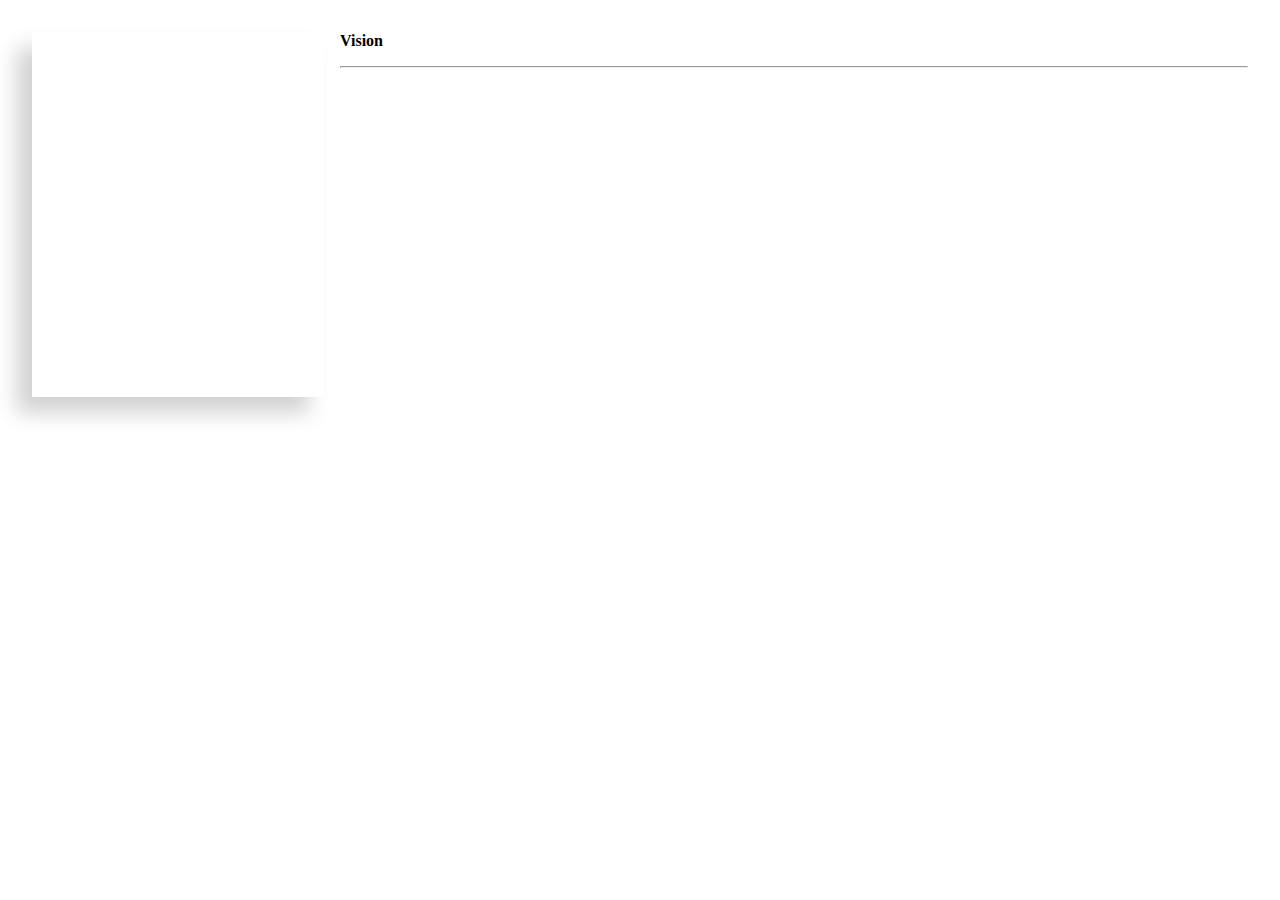
<file: t1/vision/index.html>
<!DOCTYPE html><html lang="en"><head><meta charSet="utf-8"/><meta name="viewport" content="width=device-width, initial-scale=1"/><link rel="stylesheet" href="/_next/static/css/a2fe316cdd23b4ed.css" data-precedence="next"/><link rel="stylesheet" href="/_next/static/css/76cd6eb5186f692b.css" data-precedence="next"/><link rel="stylesheet" href="/_next/static/css/672f0c3ff30e7c16.css" data-precedence="next"/><link rel="preload" as="script" fetchPriority="low" href="/_next/static/chunks/webpack-258e57538e89b830.js"/><script src="/_next/static/chunks/4bd1b696-7222c2acdd121abc.js" async=""></script><script src="/_next/static/chunks/517-86a04fe4a795f563.js" async=""></script><script src="/_next/static/chunks/main-app-683ddada5cc1ad13.js" async=""></script><script src="/_next/static/chunks/app/t1/%5Bslug%5D/page-222f30326eca0f7f.js" async=""></script><title>Create Next App</title><meta name="description" content="Generated by create next app"/><link rel="icon" href="/favicon.ico" type="image/x-icon" sizes="16x16"/><script src="/_next/static/chunks/polyfills-42372ed130431b0a.js" noModule=""></script></head><body style="padding-bottom:1.35rem"><div id="t1_vision" class="TopWrapper_container__6ULJx"><div class="CardOneDetail_container__4KQqF"><div class="CardOneDetail_image_container__sOBsB"><div class="CardOneDetail_image__XFJO7" style="background-image:url(https://web-builder-9b217ad99626.herokuapp.com/vision.webp);background-size:cover;background-position:center"></div></div><div class="CardOneDetail_content_container__hNhRP"><h1 style="color:black;font-weight:bold;font-family:Palatino;font-size:1rem;background-color:transparent">Vision</h1><h2 style="color:black;font-weight:bold;font-family:Palatino;background-color:transparent"></h2><hr style="margin:1rem 0"/></div></div></div><script src="/_next/static/chunks/webpack-258e57538e89b830.js" async=""></script><script>(self.__next_f=self.__next_f||[]).push([0])</script><script>self.__next_f.push([1,"4:\"$Sreact.fragment\"\n5:I[5244,[],\"\"]\n6:I[3866,[],\"\"]\n8:I[6213,[],\"OutletBoundary\"]\na:I[6213,[],\"MetadataBoundary\"]\nc:I[6213,[],\"ViewportBoundary\"]\ne:I[4835,[],\"\"]\n1:HL[\"/_next/static/css/a2fe316cdd23b4ed.css\",\"style\"]\n2:HL[\"/_next/static/css/76cd6eb5186f692b.css\",\"style\"]\n3:HL[\"/_next/static/css/672f0c3ff30e7c16.css\",\"style\"]\n"])</script><script>self.__next_f.push([1,"0:{\"P\":null,\"b\":\"u5uImy3l6NGvzh4s2Gjkv\",\"p\":\"\",\"c\":[\"\",\"t1\",\"vision\",\"\"],\"i\":false,\"f\":[[[\"\",{\"children\":[\"t1\",{\"children\":[[\"slug\",\"vision\",\"d\"],{\"children\":[\"__PAGE__\",{}]}]}]},\"$undefined\",\"$undefined\",true],[\"\",[\"$\",\"$4\",\"c\",{\"children\":[[[\"$\",\"link\",\"0\",{\"rel\":\"stylesheet\",\"href\":\"/_next/static/css/a2fe316cdd23b4ed.css\",\"precedence\":\"next\",\"crossOrigin\":\"$undefined\",\"nonce\":\"$undefined\"}]],[\"$\",\"html\",null,{\"lang\":\"en\",\"children\":[\"$\",\"body\",null,{\"style\":{\"paddingBottom\":\"1.35rem\"},\"children\":[\"$\",\"$L5\",null,{\"parallelRouterKey\":\"children\",\"segmentPath\":[\"children\"],\"error\":\"$undefined\",\"errorStyles\":\"$undefined\",\"errorScripts\":\"$undefined\",\"template\":[\"$\",\"$L6\",null,{}],\"templateStyles\":\"$undefined\",\"templateScripts\":\"$undefined\",\"notFound\":[[\"$\",\"title\",null,{\"children\":\"404: This page could not be found.\"}],[\"$\",\"div\",null,{\"style\":{\"fontFamily\":\"system-ui,\\\"Segoe UI\\\",Roboto,Helvetica,Arial,sans-serif,\\\"Apple Color Emoji\\\",\\\"Segoe UI Emoji\\\"\",\"height\":\"100vh\",\"textAlign\":\"center\",\"display\":\"flex\",\"flexDirection\":\"column\",\"alignItems\":\"center\",\"justifyContent\":\"center\"},\"children\":[\"$\",\"div\",null,{\"children\":[[\"$\",\"style\",null,{\"dangerouslySetInnerHTML\":{\"__html\":\"body{color:#000;background:#fff;margin:0}.next-error-h1{border-right:1px solid rgba(0,0,0,.3)}@media (prefers-color-scheme:dark){body{color:#fff;background:#000}.next-error-h1{border-right:1px solid rgba(255,255,255,.3)}}\"}}],[\"$\",\"h1\",null,{\"className\":\"next-error-h1\",\"style\":{\"display\":\"inline-block\",\"margin\":\"0 20px 0 0\",\"padding\":\"0 23px 0 0\",\"fontSize\":24,\"fontWeight\":500,\"verticalAlign\":\"top\",\"lineHeight\":\"49px\"},\"children\":\"404\"}],[\"$\",\"div\",null,{\"style\":{\"display\":\"inline-block\"},\"children\":[\"$\",\"h2\",null,{\"style\":{\"fontSize\":14,\"fontWeight\":400,\"lineHeight\":\"49px\",\"margin\":0},\"children\":\"This page could not be found.\"}]}]]}]}]],\"notFoundStyles\":[]}]}]}]]}],{\"children\":[\"t1\",[\"$\",\"$4\",\"c\",{\"children\":[null,[\"$\",\"$L5\",null,{\"parallelRouterKey\":\"children\",\"segmentPath\":[\"children\",\"t1\",\"children\"],\"error\":\"$undefined\",\"errorStyles\":\"$undefined\",\"errorScripts\":\"$undefined\",\"template\":[\"$\",\"$L6\",null,{}],\"templateStyles\":\"$undefined\",\"templateScripts\":\"$undefined\",\"notFound\":\"$undefined\",\"notFoundStyles\":\"$undefined\"}]]}],{\"children\":[[\"slug\",\"vision\",\"d\"],[\"$\",\"$4\",\"c\",{\"children\":[null,[\"$\",\"$L5\",null,{\"parallelRouterKey\":\"children\",\"segmentPath\":[\"children\",\"t1\",\"children\",\"$0:f:0:1:2:children:2:children:0\",\"children\"],\"error\":\"$undefined\",\"errorStyles\":\"$undefined\",\"errorScripts\":\"$undefined\",\"template\":[\"$\",\"$L6\",null,{}],\"templateStyles\":\"$undefined\",\"templateScripts\":\"$undefined\",\"notFound\":\"$undefined\",\"notFoundStyles\":\"$undefined\"}]]}],{\"children\":[\"__PAGE__\",[\"$\",\"$4\",\"c\",{\"children\":[\"$L7\",[[\"$\",\"link\",\"0\",{\"rel\":\"stylesheet\",\"href\":\"/_next/static/css/76cd6eb5186f692b.css\",\"precedence\":\"next\",\"crossOrigin\":\"$undefined\",\"nonce\":\"$undefined\"}],[\"$\",\"link\",\"1\",{\"rel\":\"stylesheet\",\"href\":\"/_next/static/css/672f0c3ff30e7c16.css\",\"precedence\":\"next\",\"crossOrigin\":\"$undefined\",\"nonce\":\"$undefined\"}]],[\"$\",\"$L8\",null,{\"children\":\"$L9\"}]]}],{},null]},null]},null]},null],[\"$\",\"$4\",\"h\",{\"children\":[null,[\"$\",\"$4\",\"rLhYnS3mP6J4PFqeyi5BV\",{\"children\":[[\"$\",\"$La\",null,{\"children\":\"$Lb\"}],[\"$\",\"$Lc\",null,{\"children\":\"$Ld\"}],null]}]]}]]],\"m\":\"$undefined\",\"G\":[\"$e\",\"$undefined\"],\"s\":false,\"S\":true}\n"])</script><script>self.__next_f.push([1,"f:I[4012,[\"480\",\"static/chunks/app/t1/%5Bslug%5D/page-222f30326eca0f7f.js\"],\"default\"]\n7:[\"$\",\"$Lf\",null,{\"id\":\"t1_vision\",\"children\":[\"$\",\"div\",null,{\"className\":\"CardOneDetail_container__4KQqF\",\"children\":[[\"$\",\"div\",null,{\"className\":\"CardOneDetail_image_container__sOBsB\",\"children\":[\"$\",\"div\",null,{\"className\":\"CardOneDetail_image__XFJO7\",\"style\":{\"backgroundImage\":\"url(https://web-builder-9b217ad99626.herokuapp.com/vision.webp)\",\"backgroundSize\":\"cover\",\"backgroundPosition\":\"center\"}}]}],[\"$\",\"div\",null,{\"className\":\"CardOneDetail_content_container__hNhRP\",\"children\":[[\"$\",\"h1\",null,{\"style\":{\"color\":\"black\",\"fontWeight\":\"bold\",\"fontFamily\":\"Palatino\",\"fontSize\":\"1rem\",\"backgroundColor\":\"transparent\"},\"children\":\"Vision\"}],[\"$\",\"h2\",null,{\"style\":{\"color\":\"black\",\"fontWeight\":\"bold\",\"fontFamily\":\"Palatino\",\"backgroundColor\":\"transparent\"},\"children\":\"\"}],[\"$\",\"hr\",null,{\"style\":{\"margin\":\"1rem 0\"}}],\"$undefined\"]}]]}]}]\n"])</script><script>self.__next_f.push([1,"d:[[\"$\",\"meta\",\"0\",{\"name\":\"viewport\",\"content\":\"width=device-width, initial-scale=1\"}]]\nb:[[\"$\",\"meta\",\"0\",{\"charSet\":\"utf-8\"}],[\"$\",\"title\",\"1\",{\"children\":\"Create Next App\"}],[\"$\",\"meta\",\"2\",{\"name\":\"description\",\"content\":\"Generated by create next app\"}],[\"$\",\"link\",\"3\",{\"rel\":\"icon\",\"href\":\"/favicon.ico\",\"type\":\"image/x-icon\",\"sizes\":\"16x16\"}]]\n"])</script><script>self.__next_f.push([1,"9:null\n"])</script></body></html>
</file>
<file: _next/static/css/a2fe316cdd23b4ed.css>
:root{--background:#fff;--foreground:#171717}@media (prefers-color-scheme:dark){:root{--background:#0a0a0a;--foreground:#ededed}}body,html{max-width:100vw;overflow-x:hidden}body{color:var(--foreground);background:var(--background);font-family:Arial,Helvetica,sans-serif;-webkit-font-smoothing:antialiased;-moz-osx-font-smoothing:grayscale}*{box-sizing:border-box;padding:0;margin:0}a{color:inherit;text-decoration:none}@media (prefers-color-scheme:dark){html{color-scheme:dark}}
</file>
<file: _next/static/css/193a668affdd712a.css>
.page_page__ZU32B{--gray-rgb:0,0,0;--gray-alpha-200:rgba(var(--gray-rgb),0.08);--gray-alpha-100:rgba(var(--gray-rgb),0.05);--button-primary-hover:#383838;--button-secondary-hover:#f2f2f2;display:grid;grid-template-rows:20px 1fr 20px;align-items:center;justify-items:center;min-height:100svh;padding:80px;grid-gap:64px;gap:64px;font-family:var(--font-geist-sans)}@media (prefers-color-scheme:dark){.page_page__ZU32B{--gray-rgb:255,255,255;--gray-alpha-200:rgba(var(--gray-rgb),0.145);--gray-alpha-100:rgba(var(--gray-rgb),0.06);--button-primary-hover:#ccc;--button-secondary-hover:#1a1a1a}}.page_main__GlU4n{display:flex;flex-direction:column;gap:32px;grid-row-start:2}.page_main__GlU4n ol{font-family:var(--font-geist-mono);padding-left:0;margin:0;font-size:14px;line-height:24px;letter-spacing:-.01em;list-style-position:inside}.page_main__GlU4n li:not(:last-of-type){margin-bottom:8px}.page_main__GlU4n code{font-family:inherit;background:var(--gray-alpha-100);padding:2px 4px;border-radius:4px;font-weight:600}.page_ctas__g5wGe{display:flex;gap:16px}.page_ctas__g5wGe a{-webkit-appearance:none;-moz-appearance:none;appearance:none;border-radius:128px;height:48px;padding:0 20px;border:1px solid transparent;transition:background .2s,color .2s,border-color .2s;cursor:pointer;display:flex;align-items:center;justify-content:center;font-size:16px;line-height:20px;font-weight:500}a.page_primary__V8M9Y{background:var(--foreground);color:var(--background);gap:8px}a.page_secondary__lm_PT{border-color:var(--gray-alpha-200);min-width:180px}.page_footer__sHKi3{grid-row-start:3;display:flex;gap:24px}.page_footer__sHKi3 a{display:flex;align-items:center;gap:8px}.page_footer__sHKi3 img{flex-shrink:0}@media (hover:hover) and (pointer:fine){a.page_primary__V8M9Y:hover{background:var(--button-primary-hover);border-color:transparent}a.page_secondary__lm_PT:hover{background:var(--button-secondary-hover);border-color:transparent}.page_footer__sHKi3 a:hover{text-decoration:underline;text-underline-offset:4px}}@media (max-width:600px){.page_page__ZU32B{padding:32px 32px 80px}.page_main__GlU4n{align-items:center}.page_main__GlU4n ol{text-align:center}.page_ctas__g5wGe{flex-direction:column}.page_ctas__g5wGe a{font-size:14px;height:40px;padding:0 16px}a.page_secondary__lm_PT{min-width:auto}.page_footer__sHKi3{flex-wrap:wrap;align-items:center;justify-content:center}}@media (prefers-color-scheme:dark){.page_logo__7fc9l{filter:invert()}}.GridItem_container__IJ91L{cursor:pointer}.GridItem3_container__9FPTn{grid-column:span 12}@media (min-width:768px){.GridItem3_container__9FPTn{grid-column:span 4}}@media (min-width:1024px){.GridItem3_container__9FPTn{grid-column:span 2}}.GridItem4_container__s1ZwA{grid-column:span 12;width:100%}@media (min-width:768px){.GridItem4_container__s1ZwA{grid-column:span 4}}@media (min-width:1024px){.GridItem4_container__s1ZwA{grid-column:span 3}}.GridItem6_container__bF2lD{grid-column:span 12;width:100%}@media (min-width:768px){.GridItem6_container__bF2lD{grid-column:span 4}}@media (min-width:1024px){.GridItem6_container__bF2lD{grid-column:span 2}}.Grid12_container__2T3rS{display:grid;grid-template-columns:repeat(12,1fr);grid-column-gap:1.5rem;column-gap:1.5rem;grid-row-gap:1.5rem;row-gap:1.5rem}.CardOne_container__ZiW6B{width:100%;aspect-ratio:8/10;background-color:#f0f0f0;box-shadow:-15px 16px 20px rgba(0,0,0,.18);cursor:pointer;transition:transform .5s,opacity .5s;opacity:1}.CardOne_container__ZiW6B:hover{opacity:.8}@media (min-width:768px){.CardOne_container__ZiW6B{grid-column:span 4}}@media (min-width:1024px){.CardOne_container__ZiW6B{grid-column:span 3}}.CardContentStyle_centered__VMrt1{display:flex;justify-content:center;align-items:center;flex-direction:column;height:100%;width:100%}.CardContentStyle_bottom_left_with_logo__HpkkT{display:flex;justify-content:flex-end;align-items:flex-start;flex-direction:column;height:100%;width:100%}.CardContentStyle_top_right__G2bY3{display:flex;justify-content:flex-start;align-items:flex-end;flex-direction:column;height:100%;width:100%}.CardContentStyle_container__hmKpi>h1{font-size:1.75rem;text-align:center}.CardContentStyle_container__hmKpi>h2{font-size:1rem;text-align:center}@media (min-width:768px){.CardContentStyle_container__hmKpi>h1{font-size:1.3rem}.CardContentStyle_container__hmKpi>h2{font-size:.75rem}}@media (min-width:1024px){.CardContentStyle_container__hmKpi>h1{font-size:1.4rem}.CardContentStyle_container__hmKpi>h2{font-size:.8rem}}@media (min-width:1280px){.CardContentStyle_container__hmKpi>h1{font-size:1.5rem}.CardContentStyle_container__hmKpi>h2{font-size:1rem}}
</file>
<file: _next/static/css/342af4487316c58b.css>
.CardOneDetail_container__4KQqF{display:grid;grid-template-columns:repeat(12,1fr);grid-column-gap:1rem;column-gap:1rem;grid-row-gap:1rem;row-gap:1rem}.CardOneDetail_image_container__sOBsB{grid-column:span 12;width:100%}.CardOneDetail_image__XFJO7{width:100%;aspect-ratio:8/10;box-shadow:-15px 16px 20px rgba(0,0,0,.18)}.CardOneDetail_content_container__hNhRP{grid-column:span 12}.CardOneDetail_content_container__hNhRP h1{font-size:2rem;margin:0}.CardOneDetail_content_container__hNhRP h2{font-size:1.25rem;margin-top:.5rem}.CardOneDetail_content_container__hNhRP p{font-size:1rem}.CardOneDetail_back_btn__snrss{border:1px solid #000;background-color:#fff;color:#000;cursor:pointer;opacity:.5;padding:.5rem 1rem}.CardOneDetail_back_btn__snrss:hover{opacity:1}@media (min-width:768px){.CardOneDetail_back_btn__snrss{grid-column:span 12;width:4rem}.CardOneDetail_image_container__sOBsB{grid-column:span 3}.CardOneDetail_content_container__hNhRP{grid-column:span 9}}@media (min-width:1024px){.CardOneDetail_image_container__sOBsB{grid-column:span 3}.CardOneDetail_content_container__hNhRP{grid-column:span 9}}.TopWrapper_container__6ULJx{margin:1rem}@media (min-width:768px){.TopWrapper_container__6ULJx{width:unset}}@media (min-width:1024px){.TopWrapper_container__6ULJx{padding:1rem}}
</file>
<file: _next/static/css/76cd6eb5186f692b.css>
.CardOneDetail_container__4KQqF{display:grid;grid-template-columns:repeat(12,1fr);grid-column-gap:1rem;column-gap:1rem;grid-row-gap:1rem;row-gap:1rem}.CardOneDetail_image_container__sOBsB{grid-column:span 12;width:100%}.CardOneDetail_image__XFJO7{width:100%;aspect-ratio:8/10;box-shadow:-15px 16px 20px rgba(0,0,0,.18)}.CardOneDetail_content_container__hNhRP{grid-column:span 12}.CardOneDetail_content_container__hNhRP h1{font-size:2rem;margin:0}.CardOneDetail_content_container__hNhRP h2{font-size:1.25rem;margin-top:.5rem}.CardOneDetail_content_container__hNhRP p{font-size:1rem}.CardOneDetail_back_btn__snrss{border:1px solid #000;background-color:#fff;color:#000;cursor:pointer;opacity:.5;padding:.5rem 1rem}.CardOneDetail_back_btn__snrss:hover{opacity:1}@media (min-width:768px){.CardOneDetail_back_btn__snrss{grid-column:span 12;width:4rem}.CardOneDetail_image_container__sOBsB{grid-column:span 3}.CardOneDetail_content_container__hNhRP{grid-column:span 9}}@media (min-width:1024px){.CardOneDetail_image_container__sOBsB{grid-column:span 3}.CardOneDetail_content_container__hNhRP{grid-column:span 9}}
</file>
<file: _next/static/css/672f0c3ff30e7c16.css>
.page_page__ZU32B{--gray-rgb:0,0,0;--gray-alpha-200:rgba(var(--gray-rgb),0.08);--gray-alpha-100:rgba(var(--gray-rgb),0.05);--button-primary-hover:#383838;--button-secondary-hover:#f2f2f2;display:grid;grid-template-rows:20px 1fr 20px;align-items:center;justify-items:center;min-height:100svh;padding:80px;grid-gap:64px;gap:64px;font-family:var(--font-geist-sans)}@media (prefers-color-scheme:dark){.page_page__ZU32B{--gray-rgb:255,255,255;--gray-alpha-200:rgba(var(--gray-rgb),0.145);--gray-alpha-100:rgba(var(--gray-rgb),0.06);--button-primary-hover:#ccc;--button-secondary-hover:#1a1a1a}}.page_main__GlU4n{display:flex;flex-direction:column;gap:32px;grid-row-start:2}.page_main__GlU4n ol{font-family:var(--font-geist-mono);padding-left:0;margin:0;font-size:14px;line-height:24px;letter-spacing:-.01em;list-style-position:inside}.page_main__GlU4n li:not(:last-of-type){margin-bottom:8px}.page_main__GlU4n code{font-family:inherit;background:var(--gray-alpha-100);padding:2px 4px;border-radius:4px;font-weight:600}.page_ctas__g5wGe{display:flex;gap:16px}.page_ctas__g5wGe a{-webkit-appearance:none;-moz-appearance:none;appearance:none;border-radius:128px;height:48px;padding:0 20px;border:1px solid transparent;transition:background .2s,color .2s,border-color .2s;cursor:pointer;display:flex;align-items:center;justify-content:center;font-size:16px;line-height:20px;font-weight:500}a.page_primary__V8M9Y{background:var(--foreground);color:var(--background);gap:8px}a.page_secondary__lm_PT{border-color:var(--gray-alpha-200);min-width:180px}.page_footer__sHKi3{grid-row-start:3;display:flex;gap:24px}.page_footer__sHKi3 a{display:flex;align-items:center;gap:8px}.page_footer__sHKi3 img{flex-shrink:0}@media (hover:hover) and (pointer:fine){a.page_primary__V8M9Y:hover{background:var(--button-primary-hover);border-color:transparent}a.page_secondary__lm_PT:hover{background:var(--button-secondary-hover);border-color:transparent}.page_footer__sHKi3 a:hover{text-decoration:underline;text-underline-offset:4px}}@media (max-width:600px){.page_page__ZU32B{padding:32px 32px 80px}.page_main__GlU4n{align-items:center}.page_main__GlU4n ol{text-align:center}.page_ctas__g5wGe{flex-direction:column}.page_ctas__g5wGe a{font-size:14px;height:40px;padding:0 16px}a.page_secondary__lm_PT{min-width:auto}.page_footer__sHKi3{flex-wrap:wrap;align-items:center;justify-content:center}}@media (prefers-color-scheme:dark){.page_logo__7fc9l{filter:invert()}}.GridItem_container__IJ91L{cursor:pointer}.GridItem3_container__9FPTn{grid-column:span 12}@media (min-width:768px){.GridItem3_container__9FPTn{grid-column:span 4}}@media (min-width:1024px){.GridItem3_container__9FPTn{grid-column:span 2}}.GridItem4_container__s1ZwA{grid-column:span 12;width:100%}@media (min-width:768px){.GridItem4_container__s1ZwA{grid-column:span 4}}@media (min-width:1024px){.GridItem4_container__s1ZwA{grid-column:span 3}}.GridItem6_container__bF2lD{grid-column:span 12;width:100%}@media (min-width:768px){.GridItem6_container__bF2lD{grid-column:span 4}}@media (min-width:1024px){.GridItem6_container__bF2lD{grid-column:span 2}}.Grid12_container__2T3rS{display:grid;grid-template-columns:repeat(12,1fr);grid-column-gap:1.5rem;column-gap:1.5rem;grid-row-gap:1.5rem;row-gap:1.5rem}.CardOne_container__ZiW6B{width:100%;aspect-ratio:8/10;background-color:#f0f0f0;box-shadow:-15px 16px 20px rgba(0,0,0,.18);cursor:pointer;transition:transform .5s,opacity .5s;opacity:1}.CardOne_container__ZiW6B:hover{opacity:.8}@media (min-width:768px){.CardOne_container__ZiW6B{grid-column:span 4}}@media (min-width:1024px){.CardOne_container__ZiW6B{grid-column:span 3}}.CardContentStyle_centered__VMrt1{display:flex;justify-content:center;align-items:center;flex-direction:column;height:100%;width:100%}.CardContentStyle_bottom_left_with_logo__HpkkT{display:flex;justify-content:flex-end;align-items:flex-start;flex-direction:column;height:100%;width:100%}.CardContentStyle_top_right__G2bY3{display:flex;justify-content:flex-start;align-items:flex-end;flex-direction:column;height:100%;width:100%}.CardContentStyle_container__hmKpi>h1{font-size:1.75rem;text-align:center}.CardContentStyle_container__hmKpi>h2{font-size:1rem;text-align:center}@media (min-width:768px){.CardContentStyle_container__hmKpi>h1{font-size:1.3rem}.CardContentStyle_container__hmKpi>h2{font-size:.75rem}}@media (min-width:1024px){.CardContentStyle_container__hmKpi>h1{font-size:1.4rem}.CardContentStyle_container__hmKpi>h2{font-size:.8rem}}@media (min-width:1280px){.CardContentStyle_container__hmKpi>h1{font-size:1.5rem}.CardContentStyle_container__hmKpi>h2{font-size:1rem}}.TopWrapper_container__6ULJx{margin:1rem}@media (min-width:768px){.TopWrapper_container__6ULJx{width:unset}}@media (min-width:1024px){.TopWrapper_container__6ULJx{padding:1rem}}
</file>
<file: _next/static/css/a5339faa480be817.css>
.CardOneDetail_container__4KQqF{display:grid;grid-template-columns:repeat(12,1fr);grid-column-gap:1rem;column-gap:1rem;grid-row-gap:1rem;row-gap:1rem}.CardOneDetail_image_container__sOBsB{grid-column:span 12;margin-bottom:1.5rem;width:100%}.CardOneDetail_image__XFJO7{width:100%;aspect-ratio:8/10;box-shadow:-15px 16px 20px rgba(0,0,0,.18)}.CardOneDetail_content_container__hNhRP{grid-column:span 12}.CardOneDetail_content_container__hNhRP h1{font-size:2rem;margin:0}.CardOneDetail_content_container__hNhRP h2{font-size:1.25rem;margin-top:.5rem}.CardOneDetail_content_container__hNhRP p{font-size:1rem}.CardOneDetail_back_btn__snrss{border:1px solid #000;background-color:#fff;color:#000;cursor:pointer;opacity:.5;padding:.5rem 1rem}.CardOneDetail_back_btn__snrss:hover{opacity:1}@media (min-width:768px){.CardOneDetail_back_btn__snrss{grid-column:span 12;width:4rem}.CardOneDetail_image_container__sOBsB{grid-column:span 3}.CardOneDetail_content_container__hNhRP{grid-column:span 9}}@media (min-width:1024px){.CardOneDetail_image_container__sOBsB{grid-column:span 3}.CardOneDetail_content_container__hNhRP{grid-column:span 9}}
</file>
